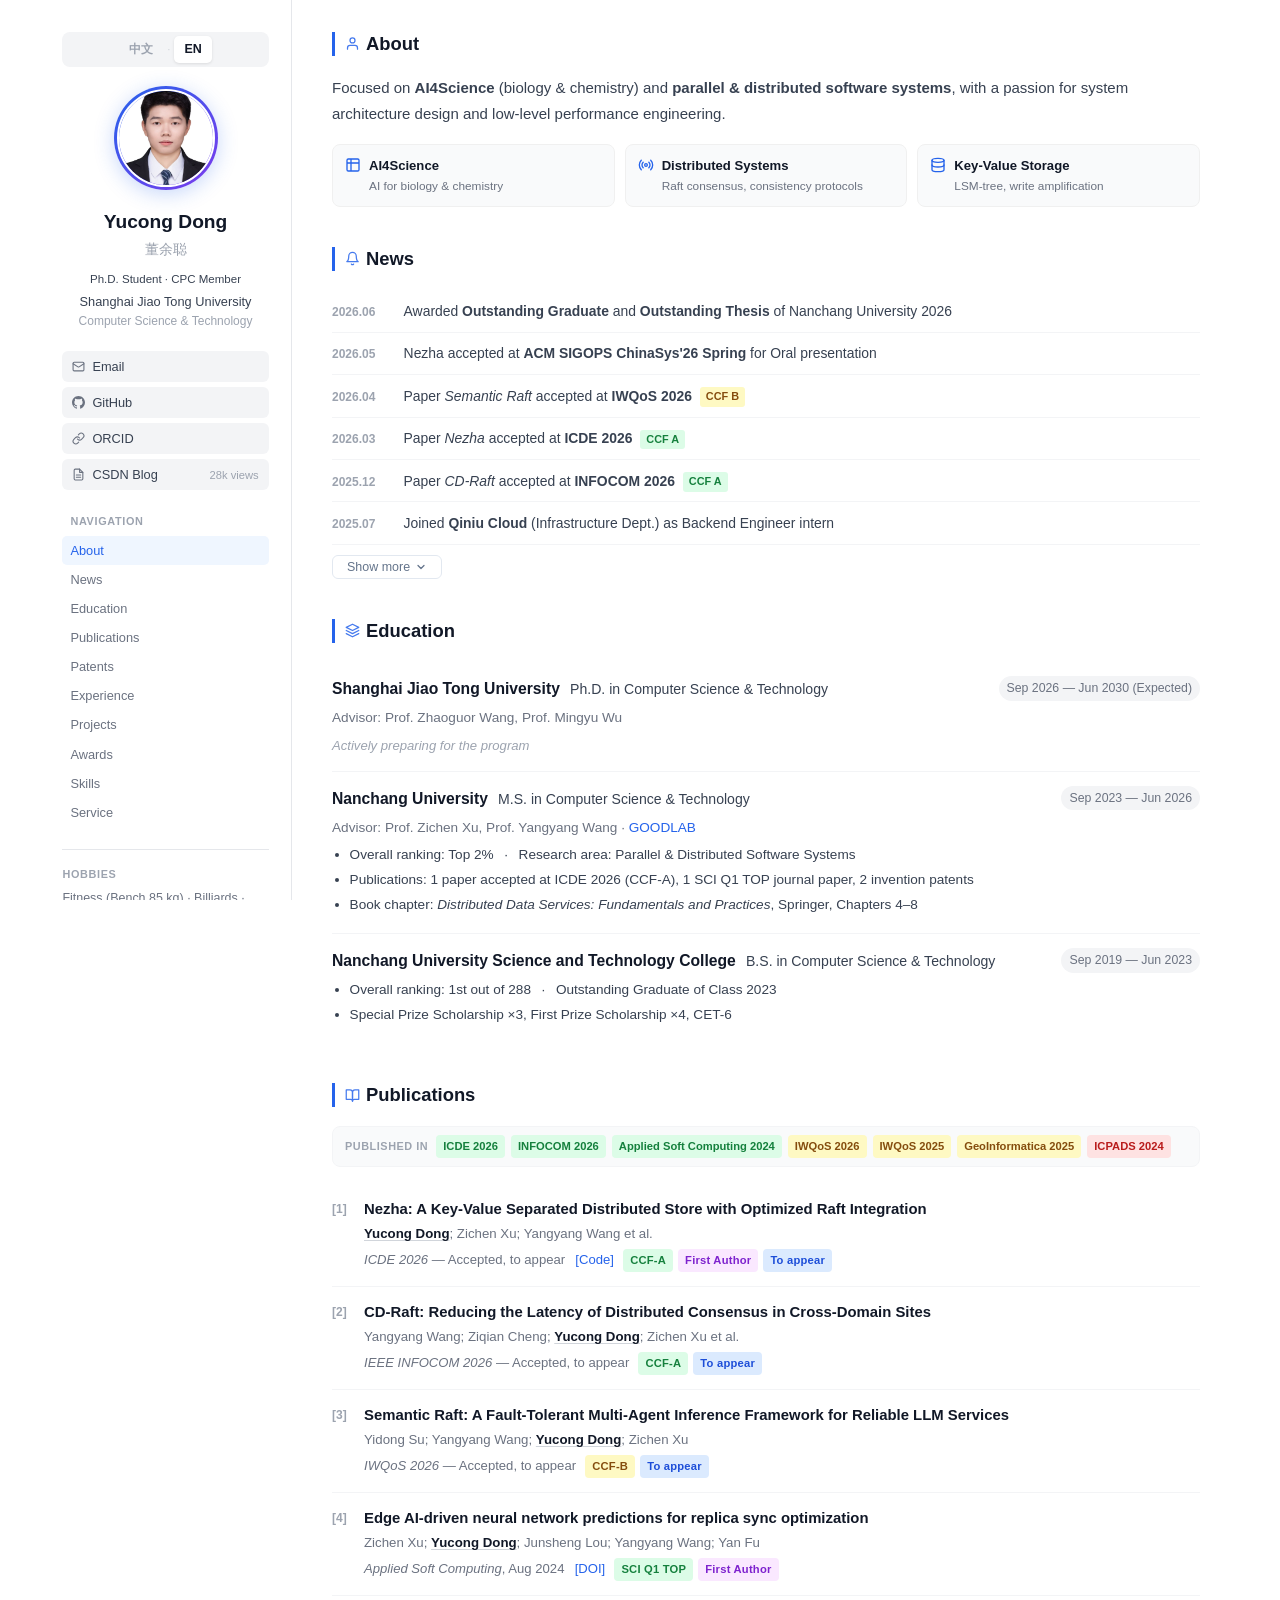
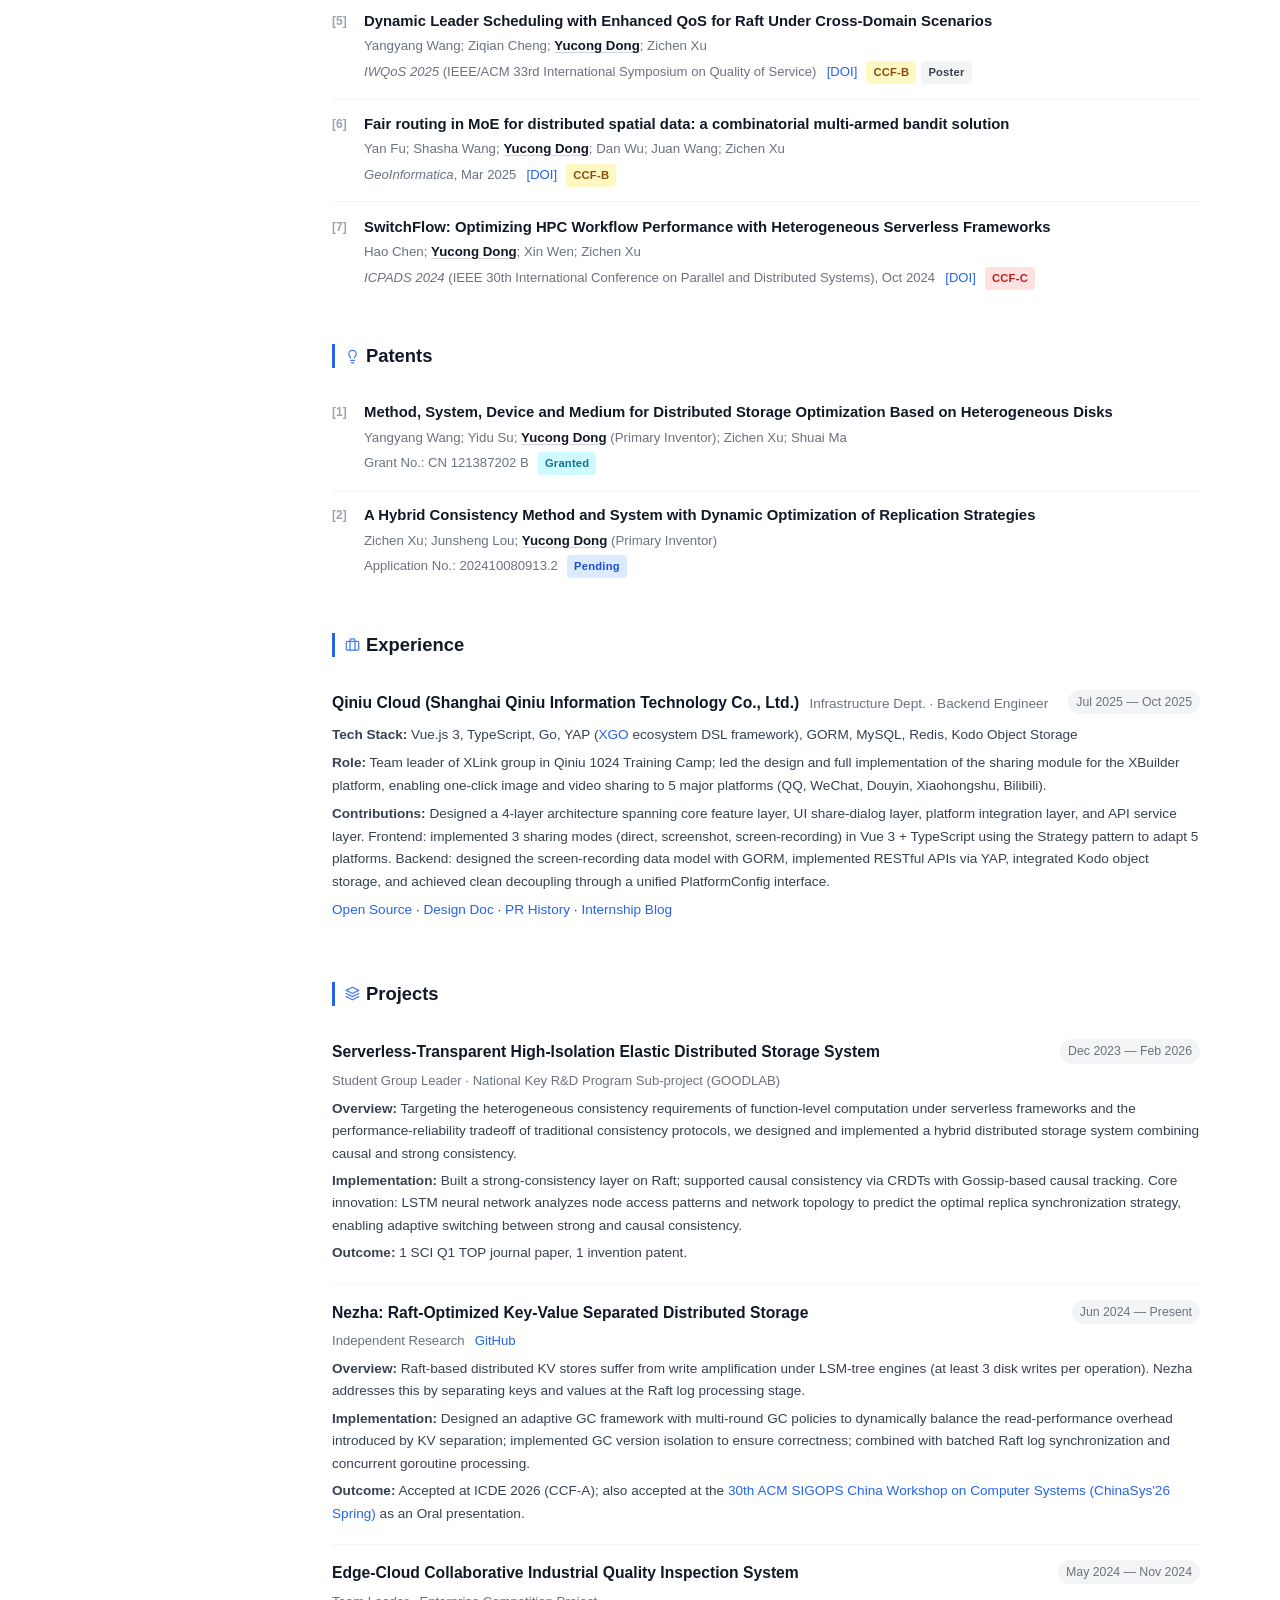
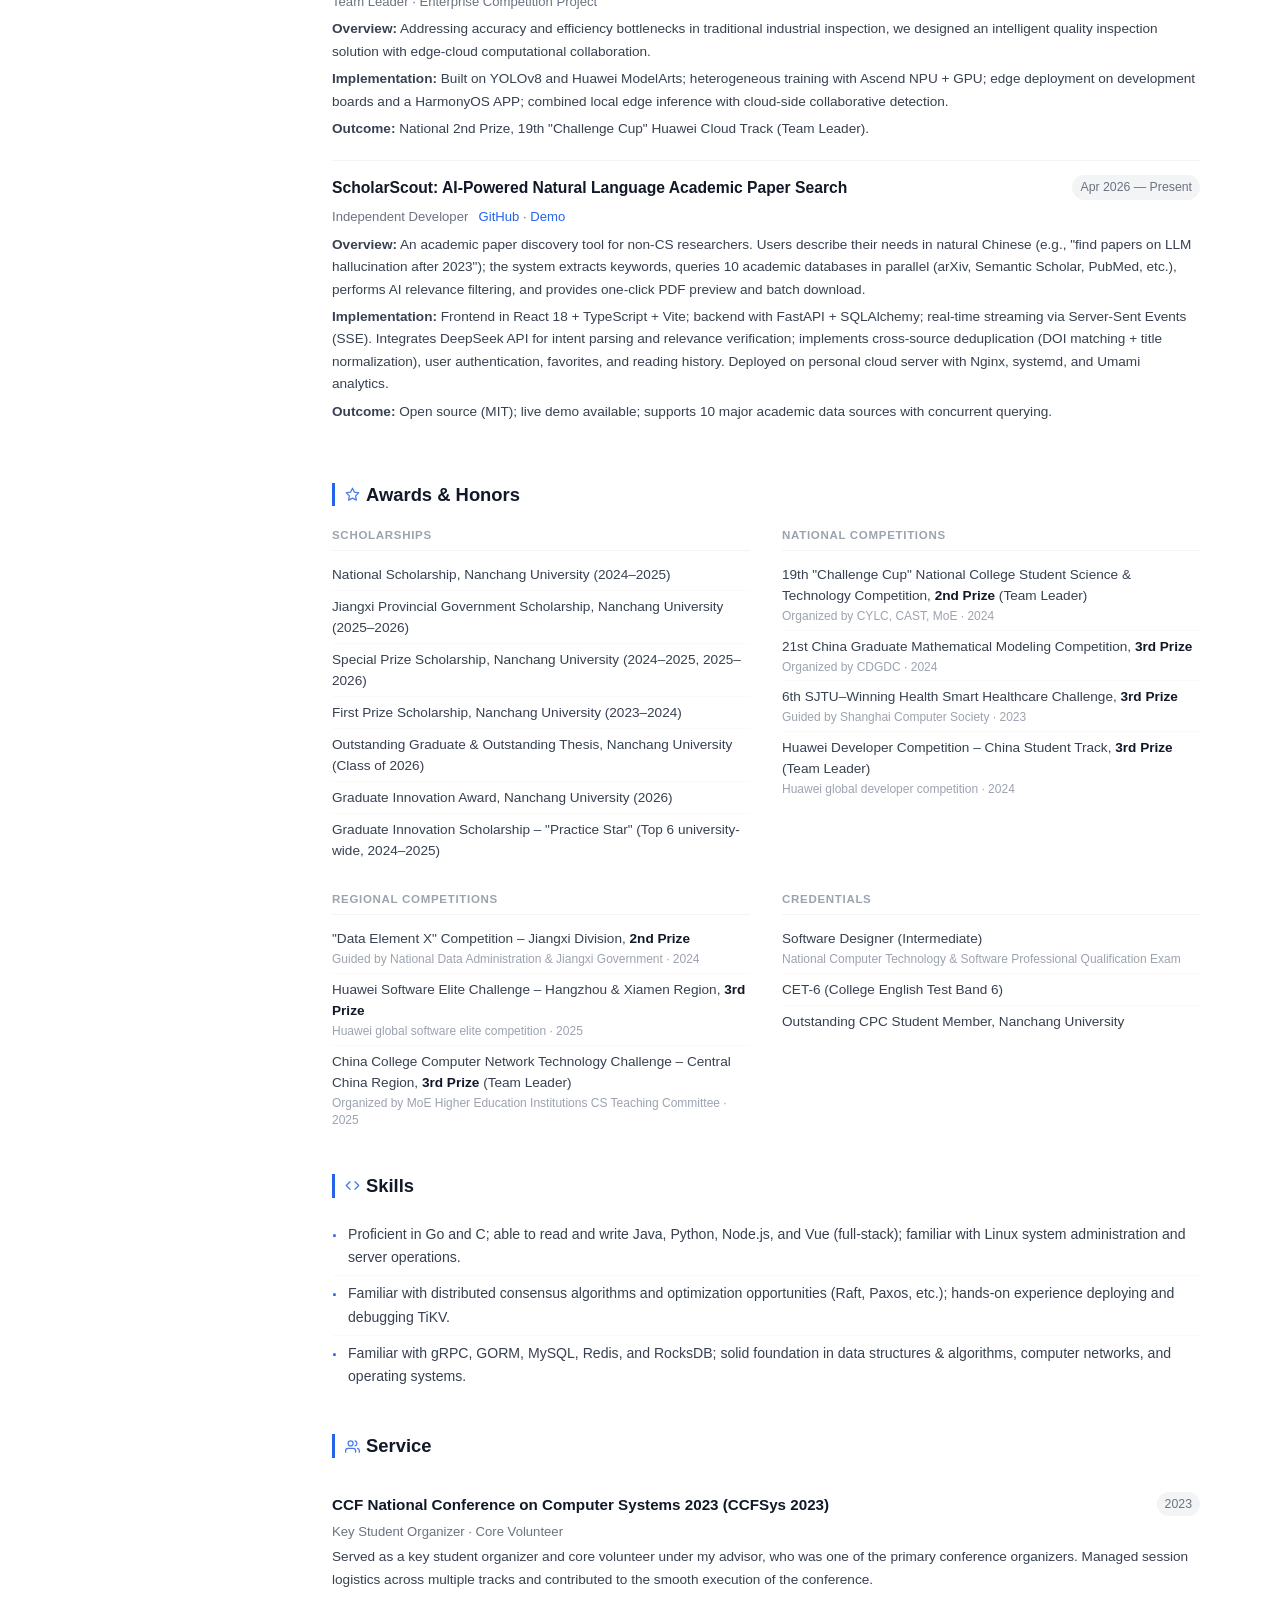
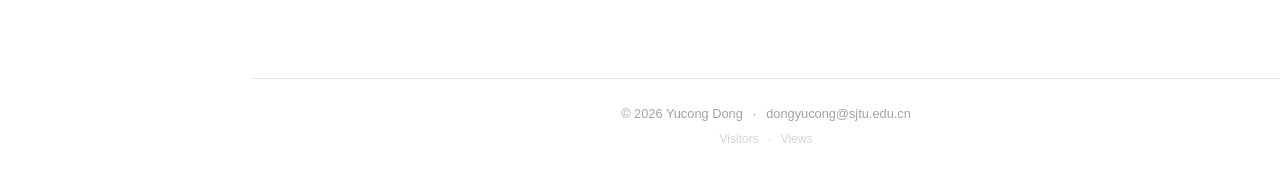
<file: index.html>
<!DOCTYPE html>
<html lang="en">
<head>
    <meta charset="UTF-8">
    <meta name="viewport" content="width=device-width, initial-scale=1.0">
    <title>Yucong Dong · Personal Homepage</title>
    <meta name="description" content="Personal homepage of Yucong Dong, Ph.D. student at Shanghai Jiao Tong University. Research: AI4Science, distributed systems, Raft consensus, key-value storage. CCF-A papers at ICDE 2026 & INFOCOM 2026.">
    <meta name="keywords" content="Yucong Dong, 董余聪, AI4Science, distributed systems, Raft, key-value storage, ICDE 2026, INFOCOM 2026, SJTU, Nanchang University, Nezha">
    <meta name="author" content="Yucong Dong">
    <link rel="canonical" href="https://dshuishui.github.io/">
    <link rel="sitemap" type="application/xml" href="/sitemap.xml">

    <!-- Open Graph -->
    <meta property="og:type" content="profile">
    <meta property="og:title" content="Yucong Dong · Personal Homepage">
    <meta property="og:description" content="Ph.D. Student at Shanghai Jiao Tong University. Research: AI4Science, distributed systems, Raft consensus, key-value storage. CCF-A: ICDE 2026 & INFOCOM 2026.">
    <meta property="og:url" content="https://dshuishui.github.io/">
    <meta property="og:image" content="https://dshuishui.github.io/images/me.jpg">
    <meta property="og:locale" content="en_US">
    <meta property="profile:first_name" content="Yucong">
    <meta property="profile:last_name" content="Dong">

    <!-- Twitter Card -->
    <meta name="twitter:card" content="summary">
    <meta name="twitter:title" content="Yucong Dong">
    <meta name="twitter:description" content="Ph.D. Student at SJTU. AI4Science, distributed systems, Raft, key-value storage.">
    <meta name="twitter:image" content="https://dshuishui.github.io/images/me.jpg">

    <!-- Structured Data: Person -->
    <script type="application/ld+json">
    {
      "@context": "https://schema.org",
      "@type": "Person",
      "name": "Yucong Dong",
      "alternateName": "董余聪",
      "jobTitle": "Ph.D. Student",
      "description": "Researcher in AI4Science and parallel & distributed software systems, specializing in Raft consensus algorithms and key-value storage optimization.",
      "url": "https://dshuishui.github.io/",
      "email": "dongyucong@sjtu.edu.cn",
      "image": "https://dshuishui.github.io/images/me.jpg",
      "affiliation": {
        "@type": "CollegeOrUniversity",
        "name": "Shanghai Jiao Tong University"
      },
      "alumniOf": {
        "@type": "CollegeOrUniversity",
        "name": "Nanchang University"
      },
      "sameAs": [
        "https://github.com/Dshuishui",
        "https://orcid.org/0009-0002-6078-0590"
      ],
      "knowsAbout": [
        "AI4Science",
        "Distributed Systems",
        "Raft Consensus Algorithm",
        "Key-Value Storage",
        "Serverless Computing",
        "Parallel Computing"
      ]
    }
    </script>

    <link rel="stylesheet" href="css/style.css">

    <!-- Baidu Statistics -->
    <script>
    var _hmt = _hmt || [];
    (function() {
      var hm = document.createElement("script");
      hm.src = "https://hm.baidu.com/hm.js?96c2ceb18f7312081f373902d8ffb419";
      var s = document.getElementsByTagName("script")[0];
      s.parentNode.insertBefore(hm, s);
    })();
    </script>
</head>
<body>

<!-- SVG icon sprite -->
<svg style="display:none" aria-hidden="true" xmlns="http://www.w3.org/2000/svg">
  <defs>
    <symbol id="ico-news" viewBox="0 0 24 24" fill="none" stroke="currentColor" stroke-width="2" stroke-linecap="round" stroke-linejoin="round">
      <path d="M18 8A6 6 0 0 0 6 8c0 7-3 9-3 9h18s-3-2-3-9"/><path d="M13.73 21a2 2 0 0 1-3.46 0"/>
    </symbol>
    <symbol id="ico-user" viewBox="0 0 24 24" fill="none" stroke="currentColor" stroke-width="2" stroke-linecap="round" stroke-linejoin="round">
      <path d="M20 21v-2a4 4 0 0 0-4-4H8a4 4 0 0 0-4 4v2"/><circle cx="12" cy="7" r="4"/>
    </symbol>
    <symbol id="ico-edu" viewBox="0 0 24 24" fill="none" stroke="currentColor" stroke-width="2" stroke-linecap="round" stroke-linejoin="round">
      <path d="M12 2 2 7l10 5 10-5-10-5z"/><path d="M2 17l10 5 10-5"/><path d="M2 12l10 5 10-5"/>
    </symbol>
    <symbol id="ico-pub" viewBox="0 0 24 24" fill="none" stroke="currentColor" stroke-width="2" stroke-linecap="round" stroke-linejoin="round">
      <path d="M2 3h6a4 4 0 0 1 4 4v14a3 3 0 0 0-3-3H2z"/><path d="M22 3h-6a4 4 0 0 0-4 4v14a3 3 0 0 1 3-3h7z"/>
    </symbol>
    <symbol id="ico-patent" viewBox="0 0 24 24" fill="none" stroke="currentColor" stroke-width="2" stroke-linecap="round" stroke-linejoin="round">
      <line x1="9" y1="18" x2="15" y2="18"/><line x1="10" y1="22" x2="14" y2="22"/><path d="M15.09 14c.18-.98.65-1.74 1.41-2.5A4.65 4.65 0 0 0 18 8 6 6 0 0 0 6 8c0 1 .23 2.23 1.5 3.5A4.61 4.61 0 0 1 8.91 14"/>
    </symbol>
    <symbol id="ico-work" viewBox="0 0 24 24" fill="none" stroke="currentColor" stroke-width="2" stroke-linecap="round" stroke-linejoin="round">
      <rect x="2" y="7" width="20" height="14" rx="2" ry="2"/><path d="M16 21V5a2 2 0 0 0-2-2h-4a2 2 0 0 0-2 2v16"/>
    </symbol>
    <symbol id="ico-proj" viewBox="0 0 24 24" fill="none" stroke="currentColor" stroke-width="2" stroke-linecap="round" stroke-linejoin="round">
      <polygon points="12 2 2 7 12 12 22 7 12 2"/><polyline points="2 17 12 22 22 17"/><polyline points="2 12 12 17 22 12"/>
    </symbol>
    <symbol id="ico-award" viewBox="0 0 24 24" fill="none" stroke="currentColor" stroke-width="2" stroke-linecap="round" stroke-linejoin="round">
      <polygon points="12 2 15.09 8.26 22 9.27 17 14.14 18.18 21.02 12 17.77 5.82 21.02 7 14.14 2 9.27 8.91 8.26 12 2"/>
    </symbol>
    <symbol id="ico-skill" viewBox="0 0 24 24" fill="none" stroke="currentColor" stroke-width="2" stroke-linecap="round" stroke-linejoin="round">
      <polyline points="16 18 22 12 16 6"/><polyline points="8 6 2 12 8 18"/>
    </symbol>
    <symbol id="ico-service" viewBox="0 0 24 24" fill="none" stroke="currentColor" stroke-width="2" stroke-linecap="round" stroke-linejoin="round">
      <path d="M17 21v-2a4 4 0 0 0-4-4H5a4 4 0 0 0-4 4v2"/><circle cx="9" cy="7" r="4"/><path d="M23 21v-2a4 4 0 0 0-3-3.87"/><path d="M16 3.13a4 4 0 0 1 0 7.75"/>
    </symbol>
  </defs>
</svg>

<!-- Mobile top bar (only shown on phones ≤520px) -->
<div class="mobile-topbar" id="mobileTopbar">
    <img src="images/me.jpg" alt="avatar" class="mobile-topbar-avatar">
    <span class="mobile-topbar-name">Yucong Dong</span>
    <span class="mobile-section-indicator" id="mobileSectionLabel">About</span>
    <button class="mobile-menu-btn" id="mobileMenuBtn" aria-label="Open navigation" aria-expanded="false">
        <span class="hamburger-line"></span>
        <span class="hamburger-line"></span>
        <span class="hamburger-line"></span>
    </button>
</div>
<div class="mobile-nav-backdrop" id="mobileNavBackdrop"></div>

<div class="layout">

    <!-- ── Sidebar ── -->
    <aside class="sidebar">
        <div class="sidebar-inner">
            <div class="lang-switch">
                <a href="zh/" class="lang-btn">中文</a>
                <span class="lang-sep">·</span>
                <span class="lang-btn lang-active">EN</span>
            </div>
            <div class="avatar-ring">
                <img src="images/me.jpg" alt="Yucong Dong" class="avatar">
            </div>
            <h1 class="sidebar-name">Yucong Dong</h1>
            <div class="sidebar-name-en">董余聪</div>
            <div class="sidebar-role">Ph.D. Student · CPC Member</div>
            <div class="sidebar-affil">Shanghai Jiao Tong University</div>
            <div class="sidebar-dept">Computer Science &amp; Technology</div>

            <div class="contact-links">
                <a href="mailto:dongyucong@sjtu.edu.cn" class="contact-chip">
                    <svg xmlns="http://www.w3.org/2000/svg" width="13" height="13" viewBox="0 0 24 24" fill="none" stroke="currentColor" stroke-width="2" stroke-linecap="round" stroke-linejoin="round"><rect width="20" height="16" x="2" y="4" rx="2"/><path d="m22 7-8.97 5.7a1.94 1.94 0 0 1-2.06 0L2 7"/></svg>
                    Email
                </a>
                <a href="https://github.com/Dshuishui" target="_blank" class="contact-chip">
                    <svg xmlns="http://www.w3.org/2000/svg" width="13" height="13" viewBox="0 0 24 24" fill="currentColor"><path d="M12 0c-6.626 0-12 5.373-12 12 0 5.302 3.438 9.8 8.207 11.387.599.111.793-.261.793-.577v-2.234c-3.338.726-4.033-1.416-4.033-1.416-.546-1.387-1.333-1.756-1.333-1.756-1.089-.745.083-.729.083-.729 1.205.084 1.839 1.237 1.839 1.237 1.07 1.834 2.807 1.304 3.492.997.107-.775.418-1.305.762-1.604-2.665-.305-5.467-1.334-5.467-5.931 0-1.311.469-2.381 1.236-3.221-.124-.303-.535-1.524.117-3.176 0 0 1.008-.322 3.301 1.23.957-.266 1.983-.399 3.003-.404 1.02.005 2.047.138 3.006.404 2.291-1.552 3.297-1.23 3.297-1.23.653 1.653.242 2.874.118 3.176.77.84 1.235 1.911 1.235 3.221 0 4.609-2.807 5.624-5.479 5.921.43.372.823 1.102.823 2.222v3.293c0 .319.192.694.801.576 4.765-1.589 8.199-6.086 8.199-11.386 0-6.627-5.373-12-12-12z"/></svg>
                    GitHub
                    <span class="chip-stat github-followers"></span>
                </a>
                <a href="https://orcid.org/0009-0002-6078-0590" target="_blank" class="contact-chip">
                    <svg xmlns="http://www.w3.org/2000/svg" width="13" height="13" viewBox="0 0 24 24" fill="none" stroke="currentColor" stroke-width="2" stroke-linecap="round" stroke-linejoin="round"><path d="M10 13a5 5 0 0 0 7.54.54l3-3a5 5 0 0 0-7.07-7.07l-1.72 1.71"/><path d="M14 11a5 5 0 0 0-7.54-.54l-3 3a5 5 0 0 0 7.07 7.07l1.71-1.71"/></svg>
                    ORCID
                </a>
                <a href="https://blog.csdn.net/qq_45913026?type=blog" target="_blank" class="contact-chip">
                    <svg xmlns="http://www.w3.org/2000/svg" width="13" height="13" viewBox="0 0 24 24" fill="none" stroke="currentColor" stroke-width="2" stroke-linecap="round" stroke-linejoin="round"><path d="M14 2H6a2 2 0 0 0-2 2v16a2 2 0 0 0 2 2h12a2 2 0 0 0 2-2V8z"/><polyline points="14 2 14 8 20 8"/><line x1="16" y1="13" x2="8" y2="13"/><line x1="16" y1="17" x2="8" y2="17"/></svg>
                    CSDN Blog
                    <span class="chip-stat">28k views</span>
                </a>
            </div>

            <nav class="side-nav">
                <div class="side-nav-label">Navigation</div>
                <a href="#about">About</a>
                <a href="#news">News</a>
                <a href="#education">Education</a>
                <a href="#publications">Publications</a>
                <a href="#patents">Patents</a>
                <a href="#experience">Experience</a>
                <a href="#projects">Projects</a>
                <a href="#awards">Awards</a>
                <a href="#skills">Skills</a>
                <a href="#service">Service</a>
            </nav>

            <div class="sidebar-hobbies">
                <div class="hobbies-label">Hobbies</div>
                <div class="hobbies-content">Fitness (Bench 85 kg) · Billiards · Badminton · Table Tennis · Swimming</div>
            </div>
        </div>
    </aside>

    <!-- ── Main Content ── -->
    <main class="main-content">

        <section id="about" class="section fade-in">
            <h2 class="section-title"><svg class="section-icon" viewBox="0 0 24 24"><use href="#ico-user"/></svg>About</h2>
            <p>Focused on <strong>AI4Science</strong> (biology &amp; chemistry) and <strong>parallel &amp; distributed software systems</strong>, with a passion for system architecture design and low-level performance engineering.</p>
            <div class="research-tags">
                <div class="research-tag">
                    <svg class="rt-icon" viewBox="0 0 24 24" fill="none" stroke="currentColor" stroke-width="2" stroke-linecap="round" stroke-linejoin="round"><path d="M9 3H5a2 2 0 0 0-2 2v4m6-6h10a2 2 0 0 1 2 2v4M9 3v18m0 0h10a2 2 0 0 0 2-2V9M9 21H5a2 2 0 0 1-2-2V9m0 0h18"/></svg>
                    <div>
                        <div class="rt-label">AI4Science</div>
                        <div class="rt-desc">AI for biology &amp; chemistry</div>
                    </div>
                </div>
                <div class="research-tag">
                    <svg class="rt-icon" viewBox="0 0 24 24" fill="none" stroke="currentColor" stroke-width="2" stroke-linecap="round" stroke-linejoin="round"><circle cx="12" cy="12" r="2"/><path d="M16.24 7.76a6 6 0 0 1 0 8.49m-8.48-.01a6 6 0 0 1 0-8.49m11.31-2.82a10 10 0 0 1 0 14.14m-14.14 0a10 10 0 0 1 0-14.14"/></svg>
                    <div>
                        <div class="rt-label">Distributed Systems</div>
                        <div class="rt-desc">Raft consensus, consistency protocols</div>
                    </div>
                </div>
                <div class="research-tag">
                    <svg class="rt-icon" viewBox="0 0 24 24" fill="none" stroke="currentColor" stroke-width="2" stroke-linecap="round" stroke-linejoin="round"><ellipse cx="12" cy="5" rx="9" ry="3"/><path d="M21 12c0 1.66-4 3-9 3s-9-1.34-9-3"/><path d="M3 5v14c0 1.66 4 3 9 3s9-1.34 9-3V5"/></svg>
                    <div>
                        <div class="rt-label">Key-Value Storage</div>
                        <div class="rt-desc">LSM-tree, write amplification</div>
                    </div>
                </div>
            </div>
        </section>

        <section id="news" class="section fade-in">
            <h2 class="section-title"><svg class="section-icon" viewBox="0 0 24 24"><use href="#ico-news"/></svg>News</h2>
            <div class="news-list">
                <div class="news-item">
                    <span class="news-date">2026.06</span>
                    <span class="news-content">Awarded <strong>Outstanding Graduate</strong> and <strong>Outstanding Thesis</strong> of Nanchang University 2026</span>
                </div>
                <div class="news-item">
                    <span class="news-date">2026.05</span>
                    <span class="news-content">Nezha accepted at <strong>ACM SIGOPS ChinaSys'26 Spring</strong> for Oral presentation</span>
                </div>
                <div class="news-item">
                    <span class="news-date">2026.04</span>
                    <span class="news-content">Paper <em>Semantic Raft</em> accepted at <strong>IWQoS 2026</strong> <span class="news-badge ccf-b">CCF B</span></span>
                </div>
                <div class="news-item">
                    <span class="news-date">2026.03</span>
                    <span class="news-content">Paper <em>Nezha</em> accepted at <strong>ICDE 2026</strong> <span class="news-badge ccf-a">CCF A</span></span>
                </div>
                <div class="news-item">
                    <span class="news-date">2025.12</span>
                    <span class="news-content">Paper <em>CD-Raft</em> accepted at <strong>INFOCOM 2026</strong> <span class="news-badge ccf-a">CCF A</span></span>
                </div>
                <div class="news-item">
                    <span class="news-date">2025.07</span>
                    <span class="news-content">Joined <strong>Qiniu Cloud</strong> (Infrastructure Dept.) as Backend Engineer intern</span>
                </div>
                <div class="news-item">
                    <span class="news-date">2025.03</span>
                    <span class="news-content">Paper published in <strong>GeoInformatica</strong> <span class="news-badge ccf-b">CCF B</span></span>
                </div>
            </div>
        </section>

        <section id="education" class="section fade-in">
            <h2 class="section-title"><svg class="section-icon" viewBox="0 0 24 24"><use href="#ico-edu"/></svg>Education</h2>

            <div class="edu-item">
                <div class="edu-header">
                    <div>
                        <span class="edu-school">Shanghai Jiao Tong University</span>
                        <span class="edu-degree">Ph.D. in Computer Science &amp; Technology</span>
                    </div>
                    <span class="date-tag">Sep 2026 — Jun 2030 (Expected)</span>
                </div>
                <p class="edu-meta">Advisor: Prof. Zhaoguor Wang, Prof. Mingyu Wu</p>
                <p class="edu-note">Actively preparing for the program</p>
            </div>

            <div class="edu-item">
                <div class="edu-header">
                    <div>
                        <span class="edu-school">Nanchang University</span>
                        <span class="edu-degree">M.S. in Computer Science &amp; Technology</span>
                    </div>
                    <span class="date-tag">Sep 2023 — Jun 2026</span>
                </div>
                <p class="edu-meta">Advisor: Prof. Zichen Xu, Prof. Yangyang Wang · <a href="http://good.ncu.edu.cn" target="_blank">GOODLAB</a></p>
                <ul class="edu-details">
                    <li>Overall ranking: Top 2% &ensp;·&ensp; Research area: Parallel &amp; Distributed Software Systems</li>
                    <li>Publications: 1 paper accepted at ICDE 2026 (CCF-A), 1 SCI Q1 TOP journal paper, 2 invention patents</li>
                    <li>Book chapter: <em>Distributed Data Services: Fundamentals and Practices</em>, Springer, Chapters 4–8</li>
                </ul>
            </div>

            <div class="edu-item">
                <div class="edu-header">
                    <div>
                        <span class="edu-school">Nanchang University Science and Technology College</span>
                        <span class="edu-degree">B.S. in Computer Science &amp; Technology</span>
                    </div>
                    <span class="date-tag">Sep 2019 — Jun 2023</span>
                </div>
                <ul class="edu-details">
                    <li>Overall ranking: 1st out of 288 &ensp;·&ensp; Outstanding Graduate of Class 2023</li>
                    <li>Special Prize Scholarship ×3, First Prize Scholarship ×4, CET-6</li>
                </ul>
            </div>
        </section>

        <section id="publications" class="section fade-in">
            <h2 class="section-title"><svg class="section-icon" viewBox="0 0 24 24"><use href="#ico-pub"/></svg>Publications</h2>
            <div class="venue-summary">
                <span class="vs-label">Published in</span>
                <span class="vs-chip ccf-a">ICDE 2026</span>
                <span class="vs-chip ccf-a">INFOCOM 2026</span>
                <span class="vs-chip sci-top">Applied Soft Computing 2024</span>
                <span class="vs-chip ccf-b">IWQoS 2026</span>
                <span class="vs-chip ccf-b">IWQoS 2025</span>
                <span class="vs-chip ccf-b">GeoInformatica 2025</span>
                <span class="vs-chip ccf-c">ICPADS 2024</span>
            </div>
            <ol class="pub-list">

                <li class="pub-item">
                    <div class="pub-title">Nezha: A Key-Value Separated Distributed Store with Optimized Raft Integration</div>
                    <div class="pub-authors"><strong>Yucong Dong</strong>; Zichen Xu; Yangyang Wang et al.</div>
                    <div class="pub-venue"><em>ICDE 2026</em> &mdash; Accepted, to appear &ensp;<a href="https://github.com/Dshuishui/Nezha" target="_blank">[Code]</a></div>
                    <div class="pub-badges">
                        <span class="badge ccf-a">CCF-A</span>
                        <span class="badge badge-first">First Author</span>
                        <span class="badge badge-status">To appear</span>
                    </div>
                </li>

                <li class="pub-item">
                    <div class="pub-title">CD-Raft: Reducing the Latency of Distributed Consensus in Cross-Domain Sites</div>
                    <div class="pub-authors">Yangyang Wang; Ziqian Cheng; <strong>Yucong Dong</strong>; Zichen Xu et al.</div>
                    <div class="pub-venue"><em>IEEE INFOCOM 2026</em> &mdash; Accepted, to appear</div>
                    <div class="pub-badges">
                        <span class="badge ccf-a">CCF-A</span>
                        <span class="badge badge-status">To appear</span>
                    </div>
                </li>

                <li class="pub-item">
                    <div class="pub-title">Semantic Raft: A Fault-Tolerant Multi-Agent Inference Framework for Reliable LLM Services</div>
                    <div class="pub-authors">Yidong Su; Yangyang Wang; <strong>Yucong Dong</strong>; Zichen Xu</div>
                    <div class="pub-venue"><em>IWQoS 2026</em> &mdash; Accepted, to appear</div>
                    <div class="pub-badges">
                        <span class="badge ccf-b">CCF-B</span>
                        <span class="badge badge-status">To appear</span>
                    </div>
                </li>

                <li class="pub-item">
                    <div class="pub-title">Edge AI-driven neural network predictions for replica sync optimization</div>
                    <div class="pub-authors">Zichen Xu; <strong>Yucong Dong</strong>; Junsheng Lou; Yangyang Wang; Yan Fu</div>
                    <div class="pub-venue"><em>Applied Soft Computing</em>, Aug 2024 &ensp;<a href="https://doi.org/10.1016/j.asoc.2024.112083" target="_blank">[DOI]</a></div>
                    <div class="pub-badges">
                        <span class="badge sci-top">SCI Q1 TOP</span>
                        <span class="badge badge-first">First Author</span>
                    </div>
                </li>

                <li class="pub-item">
                    <div class="pub-title">Dynamic Leader Scheduling with Enhanced QoS for Raft Under Cross-Domain Scenarios</div>
                    <div class="pub-authors">Yangyang Wang; Ziqian Cheng; <strong>Yucong Dong</strong>; Zichen Xu</div>
                    <div class="pub-venue"><em>IWQoS 2025</em> (IEEE/ACM 33rd International Symposium on Quality of Service) &ensp;<a href="https://doi.org/10.1109/iwqos65803.2025.11143451" target="_blank">[DOI]</a></div>
                    <div class="pub-badges">
                        <span class="badge ccf-b">CCF-B</span>
                        <span class="badge badge-poster">Poster</span>
                    </div>
                </li>

                <li class="pub-item">
                    <div class="pub-title">Fair routing in MoE for distributed spatial data: a combinatorial multi-armed bandit solution</div>
                    <div class="pub-authors">Yan Fu; Shasha Wang; <strong>Yucong Dong</strong>; Dan Wu; Juan Wang; Zichen Xu</div>
                    <div class="pub-venue"><em>GeoInformatica</em>, Mar 2025 &ensp;<a href="https://doi.org/10.1007/s10707-025-00541-3" target="_blank">[DOI]</a></div>
                    <div class="pub-badges">
                        <span class="badge ccf-b">CCF-B</span>
                    </div>
                </li>

                <li class="pub-item">
                    <div class="pub-title">SwitchFlow: Optimizing HPC Workflow Performance with Heterogeneous Serverless Frameworks</div>
                    <div class="pub-authors">Hao Chen; <strong>Yucong Dong</strong>; Xin Wen; Zichen Xu</div>
                    <div class="pub-venue"><em>ICPADS 2024</em> (IEEE 30th International Conference on Parallel and Distributed Systems), Oct 2024 &ensp;<a href="https://doi.org/10.1109/icpads63350.2024.00045" target="_blank">[DOI]</a></div>
                    <div class="pub-badges">
                        <span class="badge ccf-c">CCF-C</span>
                    </div>
                </li>

            </ol>
        </section>

        <section id="patents" class="section fade-in">
            <h2 class="section-title"><svg class="section-icon" viewBox="0 0 24 24"><use href="#ico-patent"/></svg>Patents</h2>
            <ol class="pub-list">
                <li class="pub-item">
                    <div class="pub-title">Method, System, Device and Medium for Distributed Storage Optimization Based on Heterogeneous Disks</div>
                    <div class="pub-authors">Yangyang Wang; Yidu Su; <strong>Yucong Dong</strong> (Primary Inventor); Zichen Xu; Shuai Ma</div>
                    <div class="pub-venue">Grant No.: CN 121387202 B</div>
                    <div class="pub-badges"><span class="badge badge-granted">Granted</span></div>
                </li>
                <li class="pub-item">
                    <div class="pub-title">A Hybrid Consistency Method and System with Dynamic Optimization of Replication Strategies</div>
                    <div class="pub-authors">Zichen Xu; Junsheng Lou; <strong>Yucong Dong</strong> (Primary Inventor)</div>
                    <div class="pub-venue">Application No.: 202410080913.2</div>
                    <div class="pub-badges"><span class="badge badge-status">Pending</span></div>
                </li>
            </ol>
        </section>

        <section id="experience" class="section fade-in">
            <h2 class="section-title"><svg class="section-icon" viewBox="0 0 24 24"><use href="#ico-work"/></svg>Experience</h2>
            <div class="exp-item">
                <div class="exp-header">
                    <div>
                        <span class="exp-company">Qiniu Cloud (Shanghai Qiniu Information Technology Co., Ltd.)</span>
                        <span class="exp-role">Infrastructure Dept. · Backend Engineer</span>
                    </div>
                    <span class="date-tag">Jul 2025 — Oct 2025</span>
                </div>
                <div class="exp-details">
                    <p><strong>Tech Stack:</strong> Vue.js 3, TypeScript, Go, YAP (<a href="https://github.com/goplus/xgo" target="_blank">XGO</a> ecosystem DSL framework), GORM, MySQL, Redis, Kodo Object Storage</p>
                    <p><strong>Role:</strong> Team leader of XLink group in Qiniu 1024 Training Camp; led the design and full implementation of the sharing module for the XBuilder platform, enabling one-click image and video sharing to 5 major platforms (QQ, WeChat, Douyin, Xiaohongshu, Bilibili).</p>
                    <p><strong>Contributions:</strong> Designed a 4-layer architecture spanning core feature layer, UI share-dialog layer, platform integration layer, and API service layer. Frontend: implemented 3 sharing modes (direct, screenshot, screen-recording) in Vue 3 + TypeScript using the Strategy pattern to adapt 5 platforms. Backend: designed the screen-recording data model with GORM, implemented RESTful APIs via YAP, integrated Kodo object storage, and achieved clean decoupling through a unified PlatformConfig interface.</p>
                    <p>
                        <a href="https://github.com/goplus/builder/tree/trailhead_sharing" target="_blank">Open Source</a> ·
                        <a href="https://github.com/goplus/builder/blob/trailhead_sharing/docs/develop/share/index.md" target="_blank">Design Doc</a> ·
                        <a href="https://github.com/goplus/builder/pulls?q=is%3Apr+author%3ADshuishui+is%3Aclosed" target="_blank">PR History</a> ·
                        <a href="https://mp.weixin.qq.com/s/Uo5mSNofM2j1XXK3uevJwA" target="_blank">Internship Blog</a>
                    </p>
                </div>
            </div>
        </section>

        <section id="projects" class="section fade-in">
            <h2 class="section-title"><svg class="section-icon" viewBox="0 0 24 24"><use href="#ico-proj"/></svg>Projects</h2>

            <div class="proj-item">
                <div class="proj-header">
                    <span class="proj-title">Serverless-Transparent High-Isolation Elastic Distributed Storage System</span>
                    <span class="date-tag">Dec 2023 — Feb 2026</span>
                </div>
                <p class="proj-role">Student Group Leader · National Key R&amp;D Program Sub-project (GOODLAB)</p>
                <div class="proj-details">
                    <p><strong>Overview:</strong> Targeting the heterogeneous consistency requirements of function-level computation under serverless frameworks and the performance-reliability tradeoff of traditional consistency protocols, we designed and implemented a hybrid distributed storage system combining causal and strong consistency.</p>
                    <p><strong>Implementation:</strong> Built a strong-consistency layer on Raft; supported causal consistency via CRDTs with Gossip-based causal tracking. Core innovation: LSTM neural network analyzes node access patterns and network topology to predict the optimal replica synchronization strategy, enabling adaptive switching between strong and causal consistency.</p>
                    <p><strong>Outcome:</strong> 1 SCI Q1 TOP journal paper, 1 invention patent.</p>
                </div>
            </div>

            <div class="proj-item">
                <div class="proj-header">
                    <span class="proj-title">Nezha: Raft-Optimized Key-Value Separated Distributed Storage</span>
                    <span class="date-tag">Jun 2024 — Present</span>
                </div>
                <p class="proj-role">Independent Research &ensp;<a href="https://github.com/Dshuishui/Nezha" target="_blank">GitHub</a></p>
                <div class="proj-details">
                    <p><strong>Overview:</strong> Raft-based distributed KV stores suffer from write amplification under LSM-tree engines (at least 3 disk writes per operation). Nezha addresses this by separating keys and values at the Raft log processing stage.</p>
                    <p><strong>Implementation:</strong> Designed an adaptive GC framework with multi-round GC policies to dynamically balance the read-performance overhead introduced by KV separation; implemented GC version isolation to ensure correctness; combined with batched Raft log synchronization and concurrent goroutine processing.</p>
                    <p><strong>Outcome:</strong> Accepted at ICDE 2026 (CCF-A); also accepted at the <a href="https://chinasys-2026spring.nwu.edu.cn/" target="_blank">30th ACM SIGOPS China Workshop on Computer Systems (ChinaSys'26 Spring)</a> as an Oral presentation.</p>
                </div>
            </div>

            <div class="proj-item">
                <div class="proj-header">
                    <span class="proj-title">Edge-Cloud Collaborative Industrial Quality Inspection System</span>
                    <span class="date-tag">May 2024 — Nov 2024</span>
                </div>
                <p class="proj-role">Team Leader · Enterprise Competition Project</p>
                <div class="proj-details">
                    <p><strong>Overview:</strong> Addressing accuracy and efficiency bottlenecks in traditional industrial inspection, we designed an intelligent quality inspection solution with edge-cloud computational collaboration.</p>
                    <p><strong>Implementation:</strong> Built on YOLOv8 and Huawei ModelArts; heterogeneous training with Ascend NPU + GPU; edge deployment on development boards and a HarmonyOS APP; combined local edge inference with cloud-side collaborative detection.</p>
                    <p><strong>Outcome:</strong> National 2nd Prize, 19th "Challenge Cup" Huawei Cloud Track (Team Leader).</p>
                </div>
            </div>

            <div class="proj-item">
                <div class="proj-header">
                    <span class="proj-title">ScholarScout: AI-Powered Natural Language Academic Paper Search</span>
                    <span class="date-tag">Apr 2026 — Present</span>
                </div>
                <p class="proj-role">Independent Developer &ensp;<a href="https://github.com/Dshuishui/ScholarScout" target="_blank">GitHub</a> · <a href="http://118.25.192.117" target="_blank">Demo</a></p>
                <div class="proj-details">
                    <p><strong>Overview:</strong> An academic paper discovery tool for non-CS researchers. Users describe their needs in natural Chinese (e.g., "find papers on LLM hallucination after 2023"); the system extracts keywords, queries 10 academic databases in parallel (arXiv, Semantic Scholar, PubMed, etc.), performs AI relevance filtering, and provides one-click PDF preview and batch download.</p>
                    <p><strong>Implementation:</strong> Frontend in React 18 + TypeScript + Vite; backend with FastAPI + SQLAlchemy; real-time streaming via Server-Sent Events (SSE). Integrates DeepSeek API for intent parsing and relevance verification; implements cross-source deduplication (DOI matching + title normalization), user authentication, favorites, and reading history. Deployed on personal cloud server with Nginx, systemd, and Umami analytics.</p>
                    <p><strong>Outcome:</strong> Open source (MIT); live demo available; supports 10 major academic data sources with concurrent querying.</p>
                </div>
            </div>
        </section>

        <section id="awards" class="section fade-in">
            <h2 class="section-title"><svg class="section-icon" viewBox="0 0 24 24"><use href="#ico-award"/></svg>Awards &amp; Honors</h2>
            <div class="awards-grid">

                <div class="award-group">
                    <h3>Scholarships</h3>
                    <div class="award-item">National Scholarship, Nanchang University (2024–2025)</div>
                    <div class="award-item">Jiangxi Provincial Government Scholarship, Nanchang University (2025–2026)</div>
                    <div class="award-item">Special Prize Scholarship, Nanchang University (2024–2025, 2025–2026)</div>
                    <div class="award-item">First Prize Scholarship, Nanchang University (2023–2024)</div>
                    <div class="award-item">Outstanding Graduate &amp; Outstanding Thesis, Nanchang University (Class of 2026)</div>
                    <div class="award-item">Graduate Innovation Award, Nanchang University (2026)</div>
                    <div class="award-item">Graduate Innovation Scholarship – "Practice Star" (Top 6 university-wide, 2024–2025)</div>
                </div>

                <div class="award-group">
                    <h3>National Competitions</h3>
                    <div class="award-item">
                        19th "Challenge Cup" National College Student Science &amp; Technology Competition, <strong>2nd Prize</strong> (Team Leader)
                        <div class="award-org">Organized by CYLC, CAST, MoE · 2024</div>
                    </div>
                    <div class="award-item">
                        21st China Graduate Mathematical Modeling Competition, <strong>3rd Prize</strong>
                        <div class="award-org">Organized by CDGDC · 2024</div>
                    </div>
                    <div class="award-item">
                        6th SJTU–Winning Health Smart Healthcare Challenge, <strong>3rd Prize</strong>
                        <div class="award-org">Guided by Shanghai Computer Society · 2023</div>
                    </div>
                    <div class="award-item">
                        Huawei Developer Competition – China Student Track, <strong>3rd Prize</strong> (Team Leader)
                        <div class="award-org">Huawei global developer competition · 2024</div>
                    </div>
                </div>

                <div class="award-group">
                    <h3>Regional Competitions</h3>
                    <div class="award-item">
                        "Data Element X" Competition – Jiangxi Division, <strong>2nd Prize</strong>
                        <div class="award-org">Guided by National Data Administration &amp; Jiangxi Government · 2024</div>
                    </div>
                    <div class="award-item">
                        Huawei Software Elite Challenge – Hangzhou &amp; Xiamen Region, <strong>3rd Prize</strong>
                        <div class="award-org">Huawei global software elite competition · 2025</div>
                    </div>
                    <div class="award-item">
                        China College Computer Network Technology Challenge – Central China Region, <strong>3rd Prize</strong> (Team Leader)
                        <div class="award-org">Organized by MoE Higher Education Institutions CS Teaching Committee · 2025</div>
                    </div>
                </div>

                <div class="award-group">
                    <h3>Credentials</h3>
                    <div class="award-item">
                        Software Designer (Intermediate)
                        <div class="award-org">National Computer Technology &amp; Software Professional Qualification Exam</div>
                    </div>
                    <div class="award-item">CET-6 (College English Test Band 6)</div>
                    <div class="award-item">Outstanding CPC Student Member, Nanchang University</div>
                </div>

            </div>
        </section>

        <section id="skills" class="section fade-in">
            <h2 class="section-title"><svg class="section-icon" viewBox="0 0 24 24"><use href="#ico-skill"/></svg>Skills</h2>
            <ul class="skills-list">
                <li>Proficient in Go and C; able to read and write Java, Python, Node.js, and Vue (full-stack); familiar with Linux system administration and server operations.</li>
                <li>Familiar with distributed consensus algorithms and optimization opportunities (Raft, Paxos, etc.); hands-on experience deploying and debugging TiKV.</li>
                <li>Familiar with gRPC, GORM, MySQL, Redis, and RocksDB; solid foundation in data structures &amp; algorithms, computer networks, and operating systems.</li>
            </ul>
        </section>

        <section id="service" class="section fade-in">
            <h2 class="section-title"><svg class="section-icon" viewBox="0 0 24 24"><use href="#ico-service"/></svg>Service</h2>
            <div class="service-item">
                <div class="service-header">
                    <span class="service-name">CCF National Conference on Computer Systems 2023 (CCFSys 2023)</span>
                    <span class="date-tag">2023</span>
                </div>
                <p class="service-role">Key Student Organizer · Core Volunteer</p>
                <p class="service-desc">Served as a key student organizer and core volunteer under my advisor, who was one of the primary conference organizers. Managed session logistics across multiple tracks and contributed to the smooth execution of the conference.</p>
            </div>
        </section>

    </main>
</div>

<footer>
    <p>&copy; 2026 Yucong Dong &ensp;·&ensp; <a href="mailto:dongyucong@sjtu.edu.cn">dongyucong@sjtu.edu.cn</a></p>
    <p class="busuanzi-count">
        Visitors <span id="busuanzi_value_site_uv"></span>
        &ensp;·&ensp;
        Views <span id="busuanzi_value_site_pv"></span>
    </p>
</footer>

<button class="back-to-top" id="backToTop" aria-label="Back to top">
    <svg width="16" height="16" viewBox="0 0 24 24" fill="none" stroke="currentColor" stroke-width="2.5" stroke-linecap="round" stroke-linejoin="round"><polyline points="18 15 12 9 6 15"/></svg>
</button>
<div class="toast" id="toast"></div>

<script async src="//busuanzi.ibruce.info/busuanzi/2.3/busuanzi.pure.mini.js"></script>
<script src="js/main.js"></script>
</body>
</html>
</file>
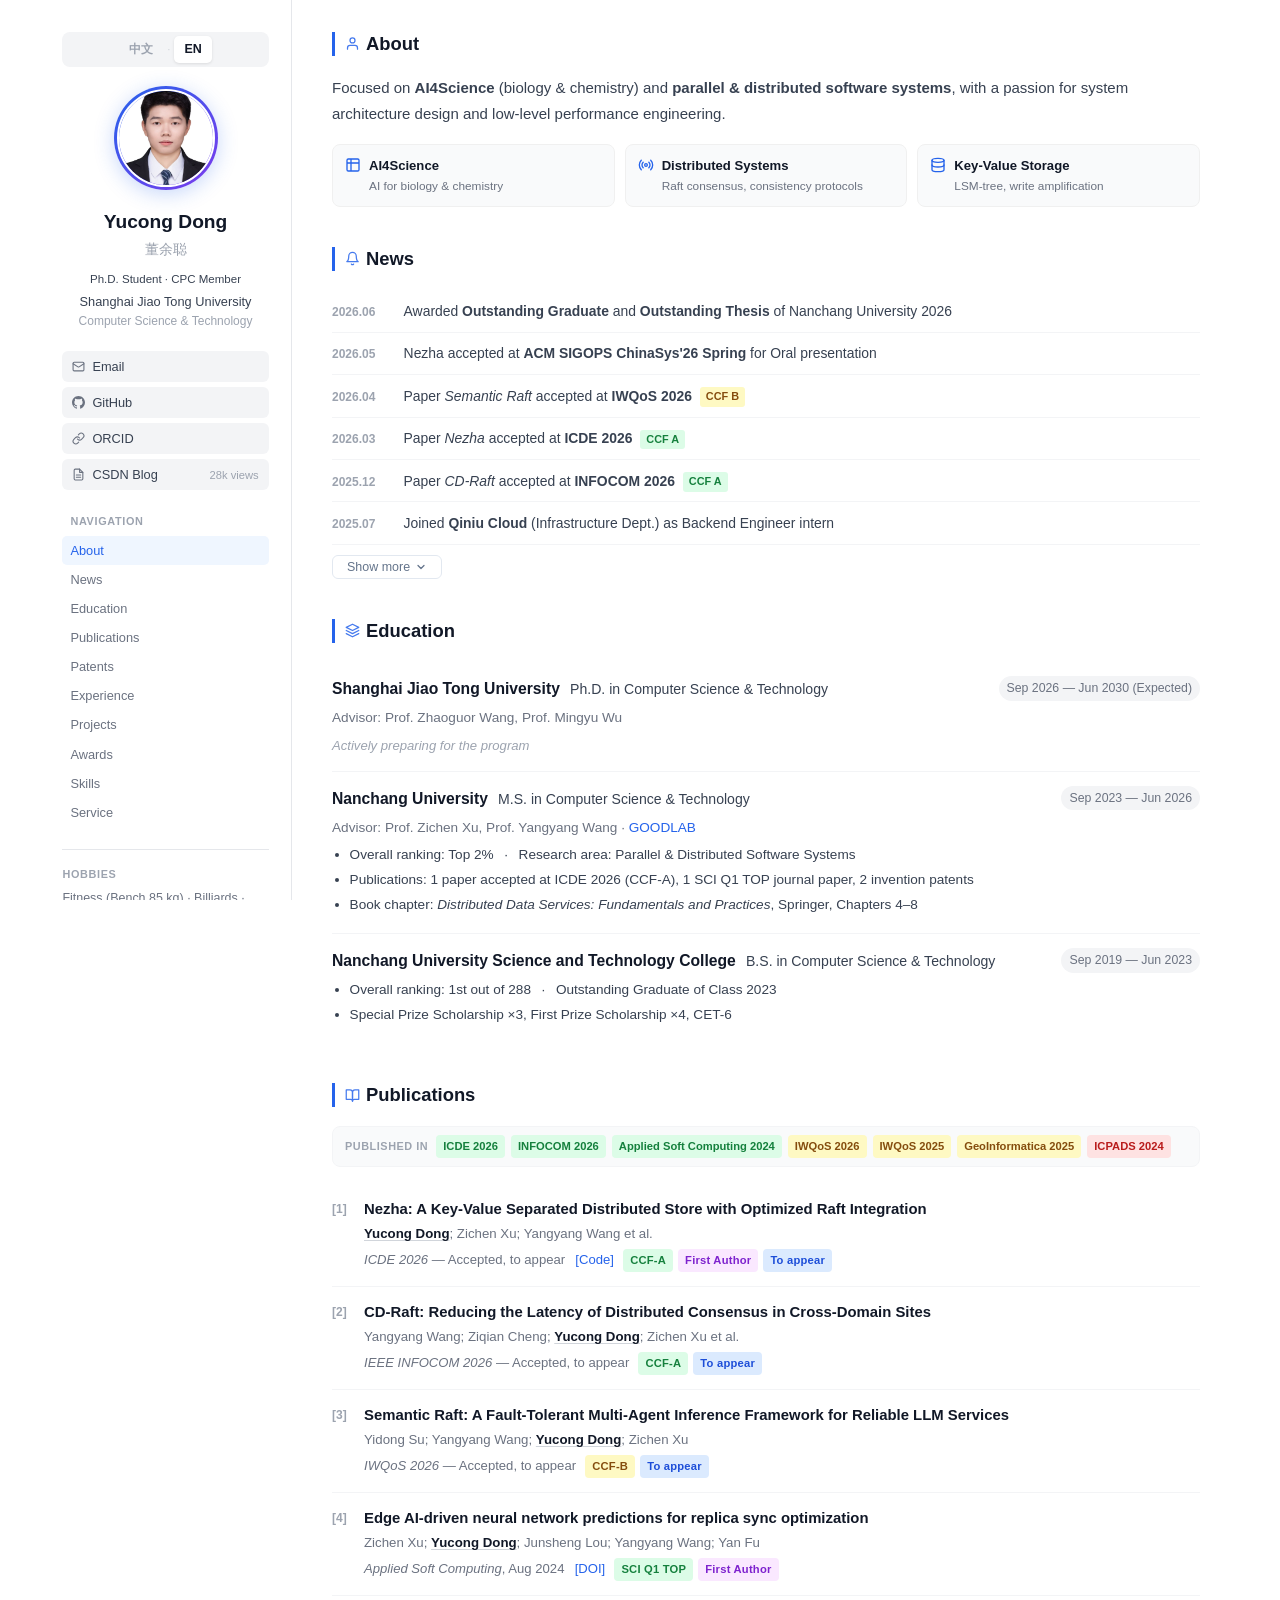
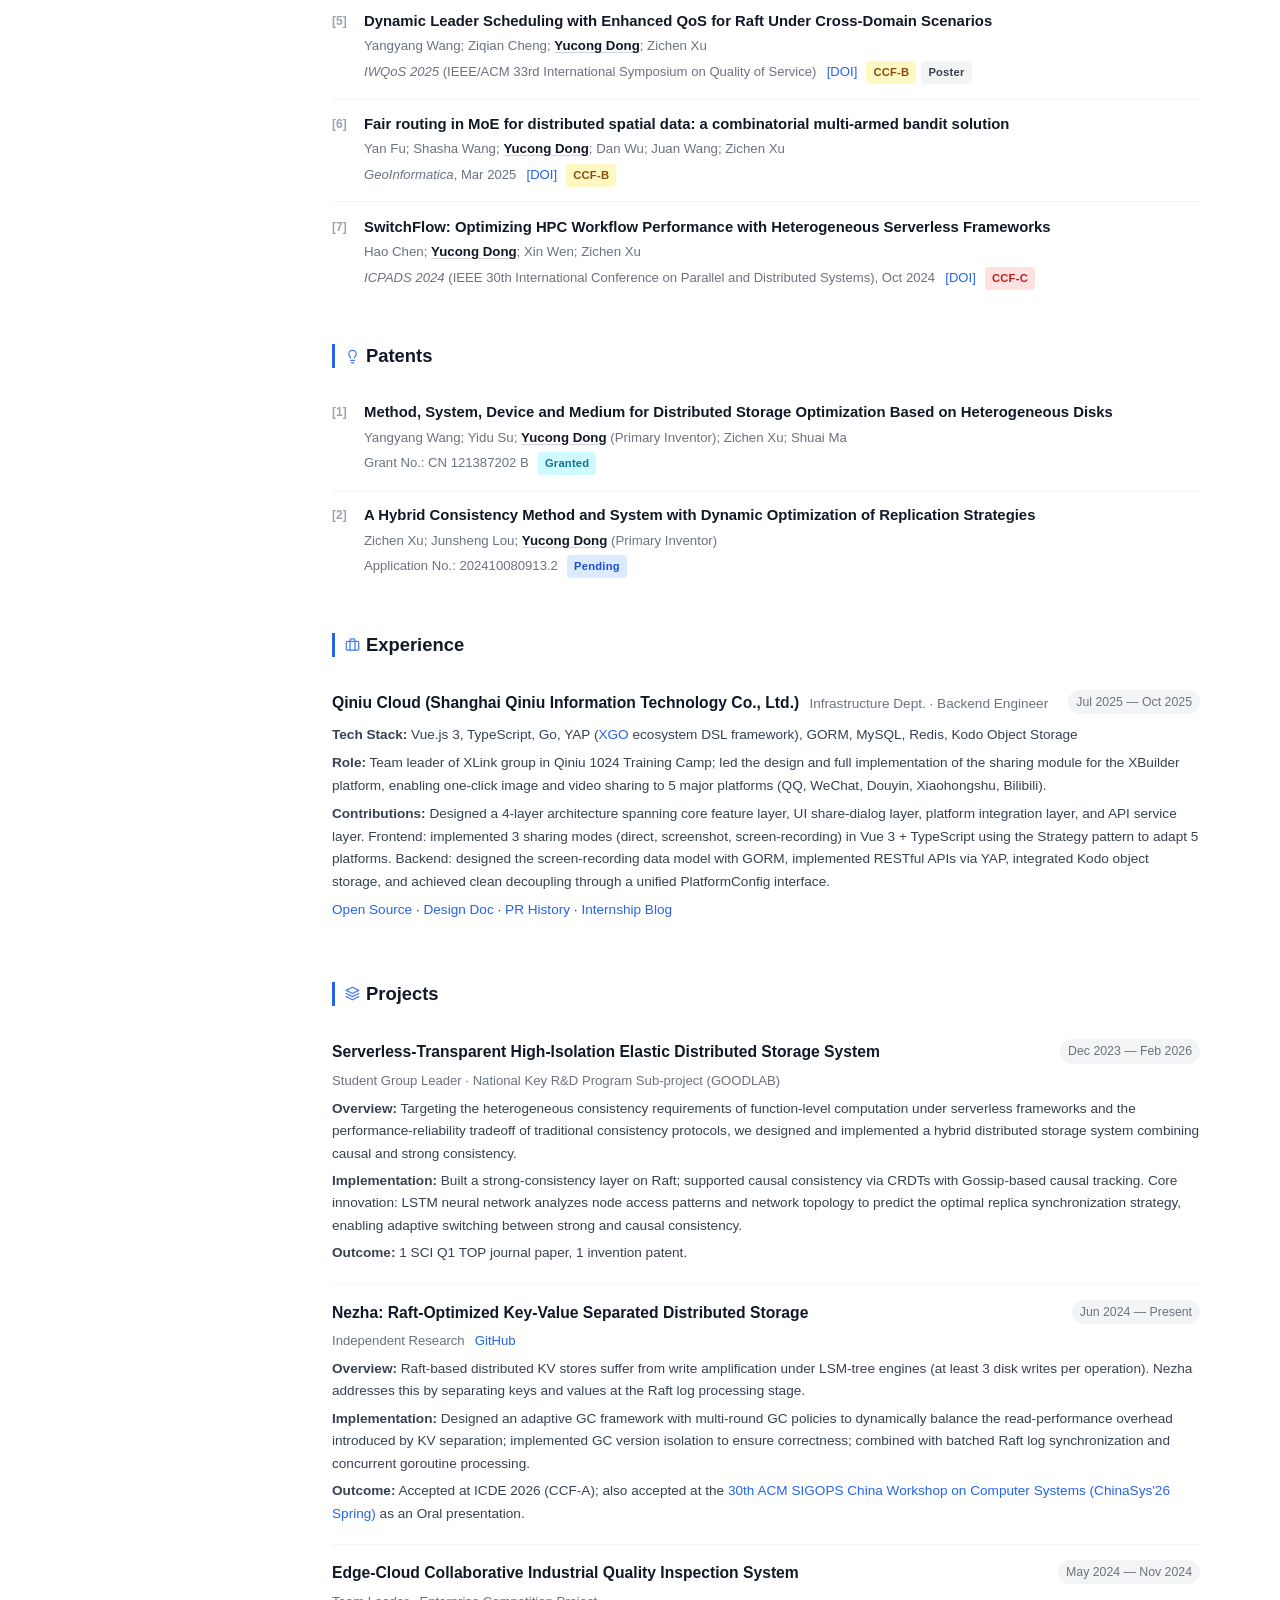
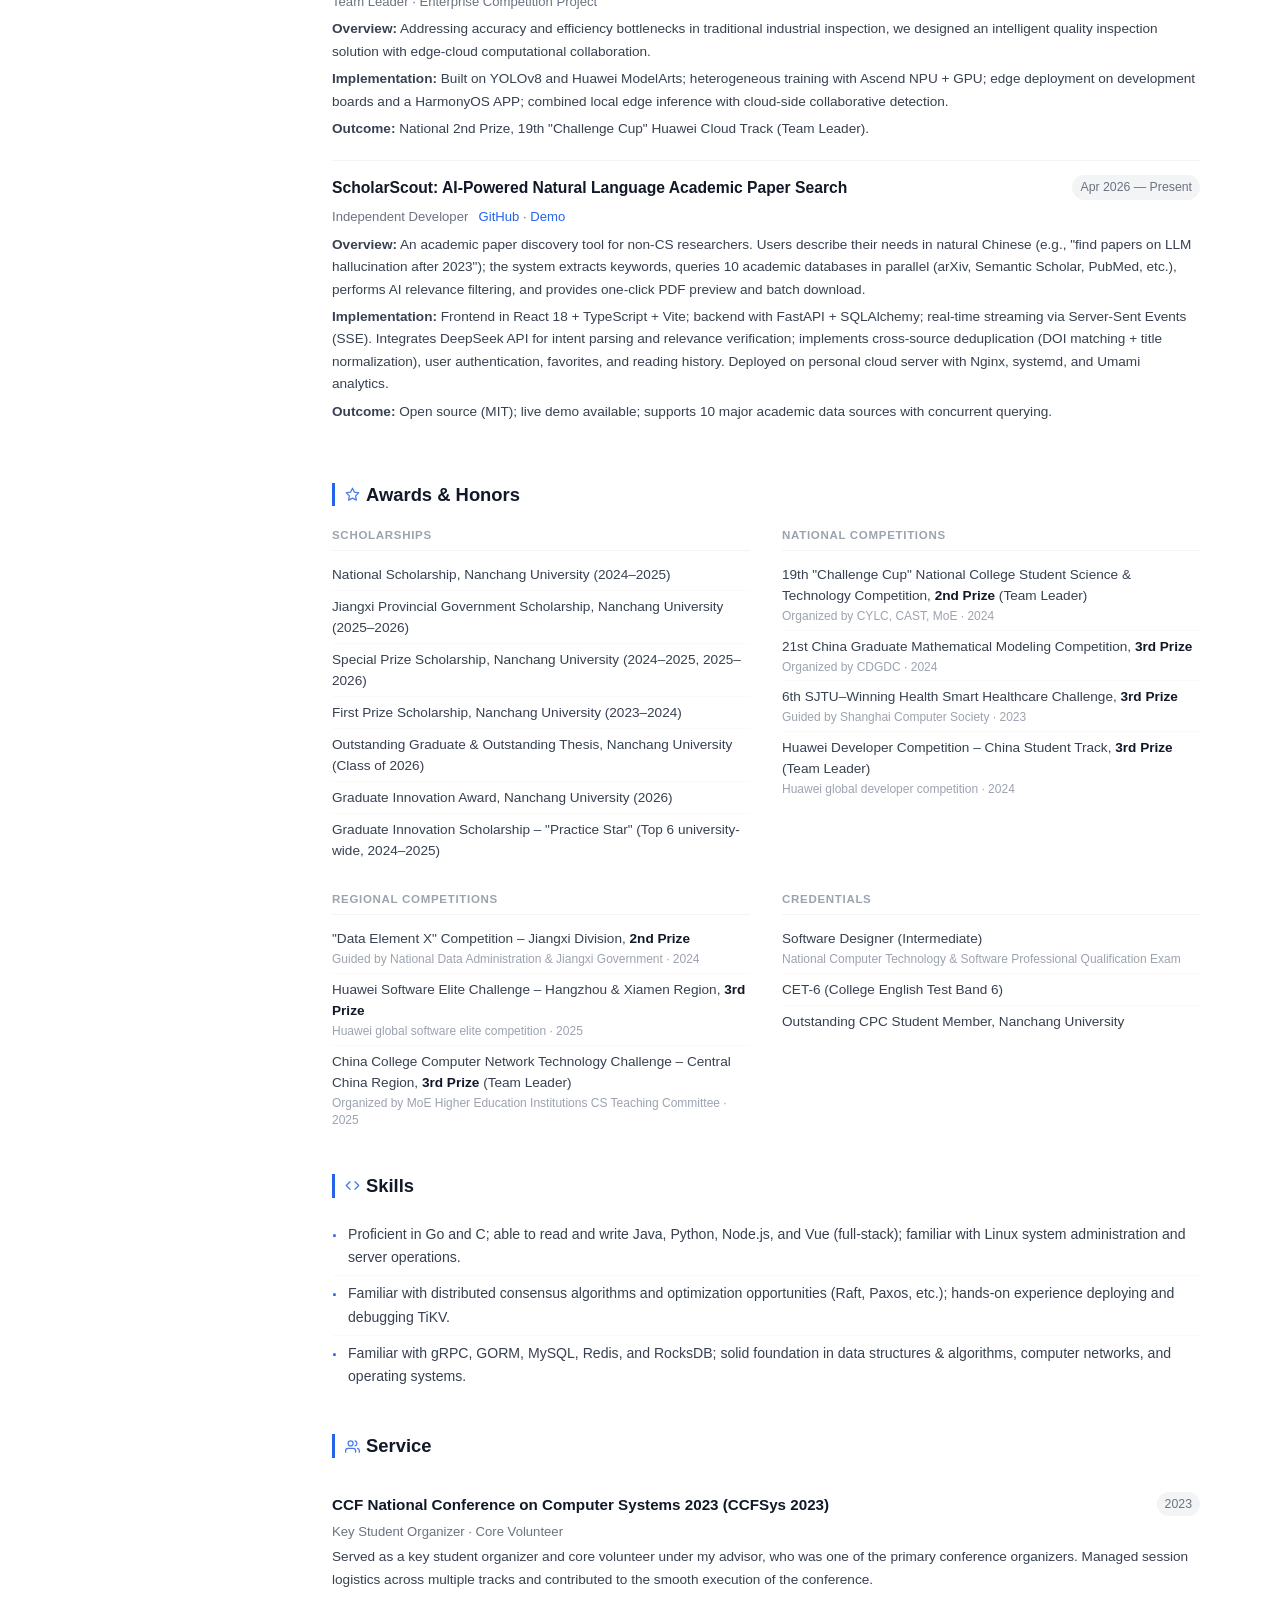
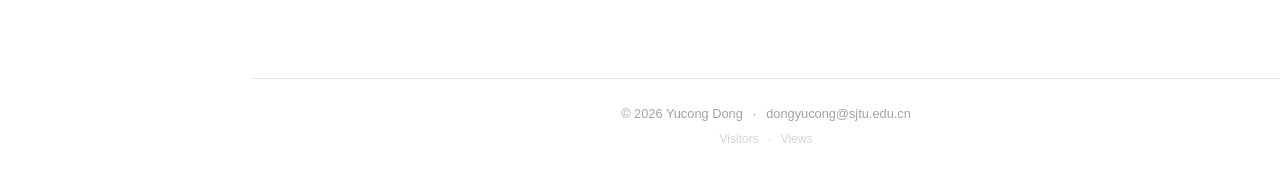
<file: en/index.html>
<!DOCTYPE html>
<html lang="en">
<head>
    <meta charset="UTF-8">
    <meta http-equiv="refresh" content="0; url=../">
    <link rel="canonical" href="https://dshuishui.github.io/">
    <script>window.location.replace('../');</script>
    <title>Redirecting…</title>
</head>
<body>
    <p>Redirecting to <a href="../">dshuishui.github.io</a>…</p>
</body>
</html>
</file>
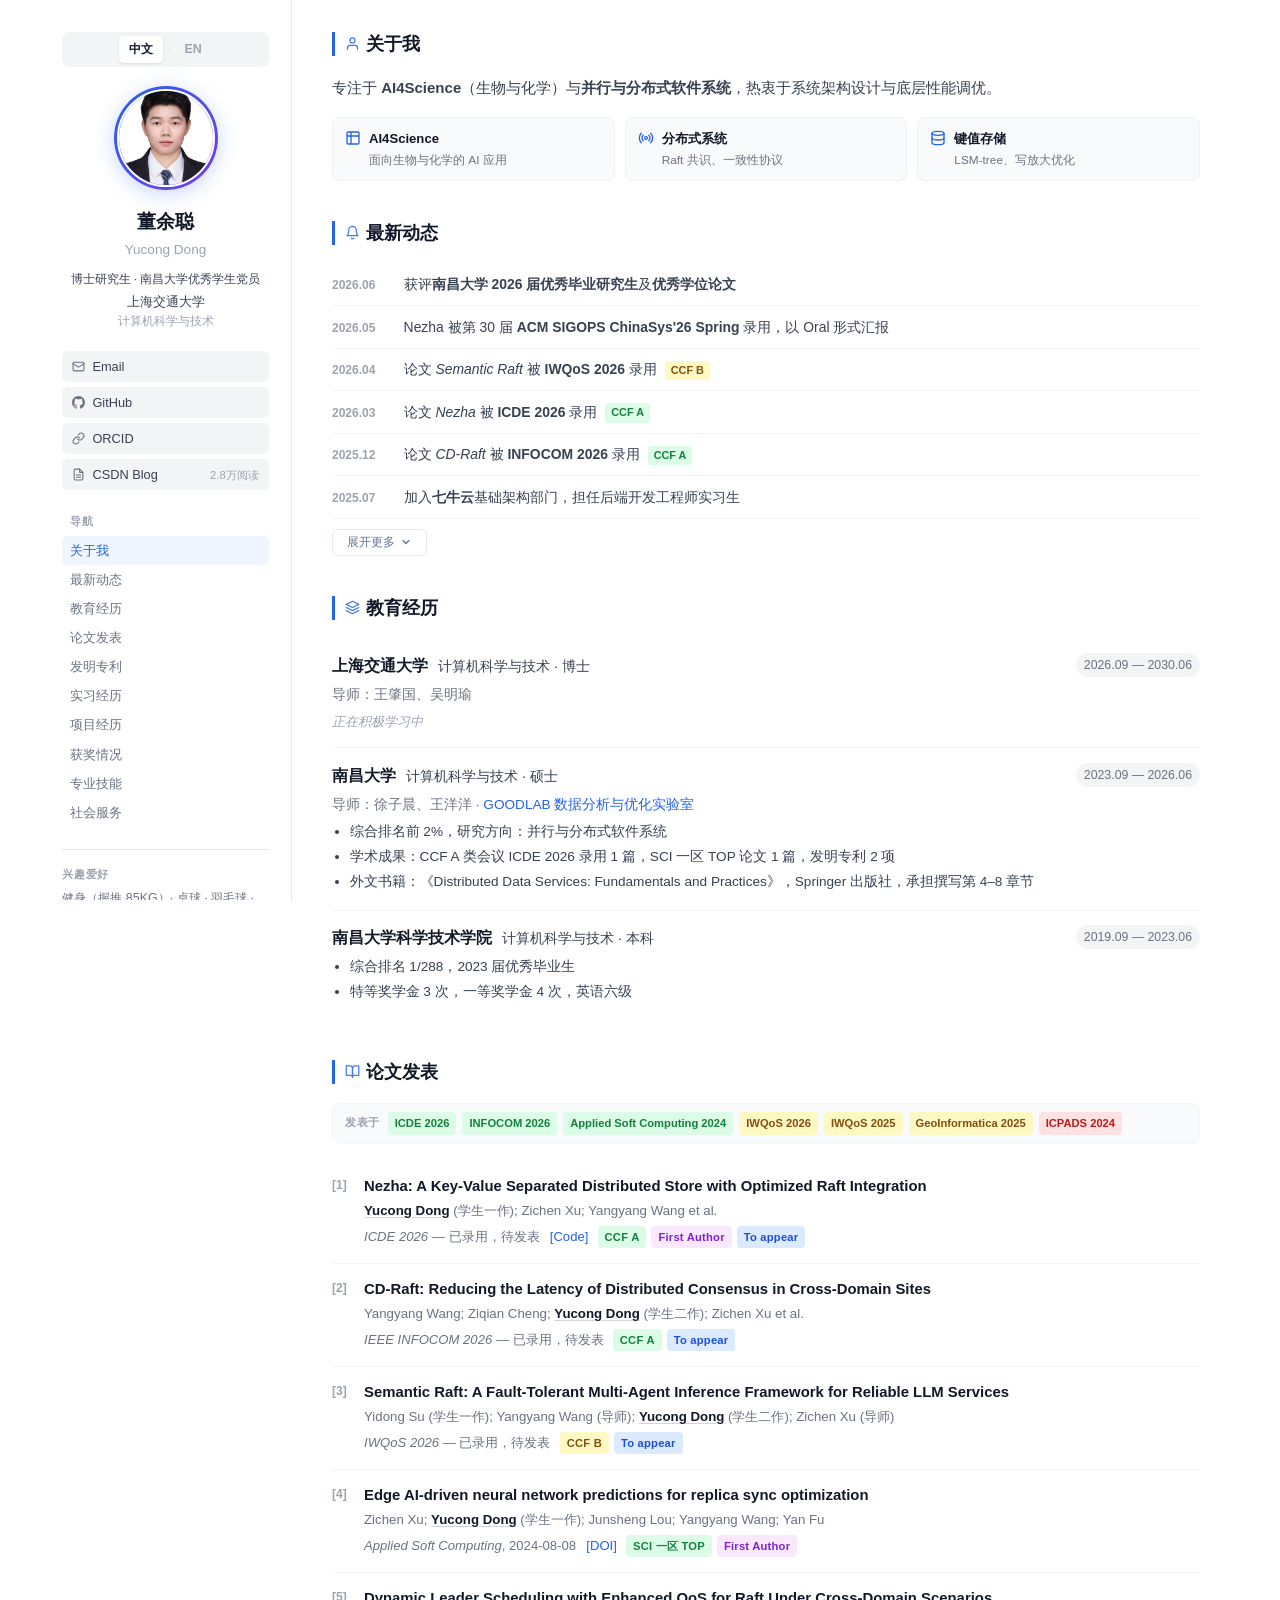
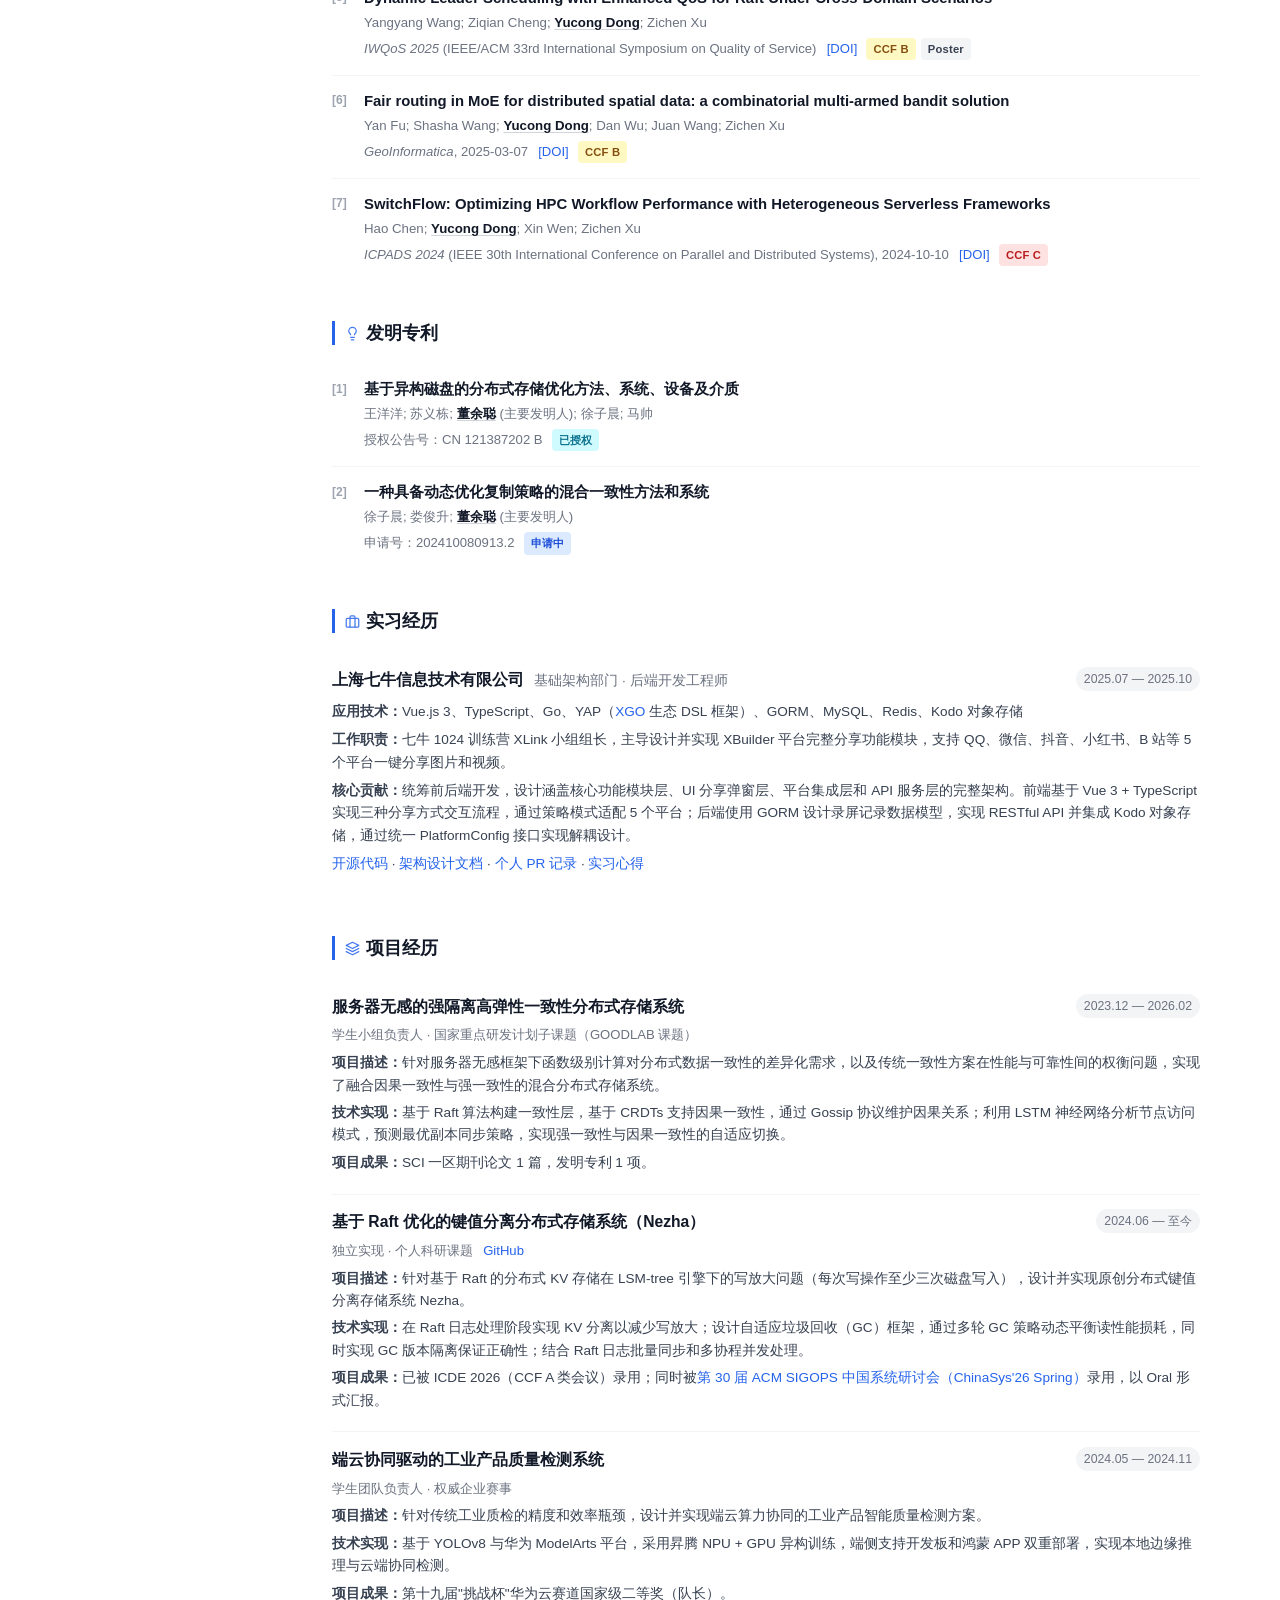
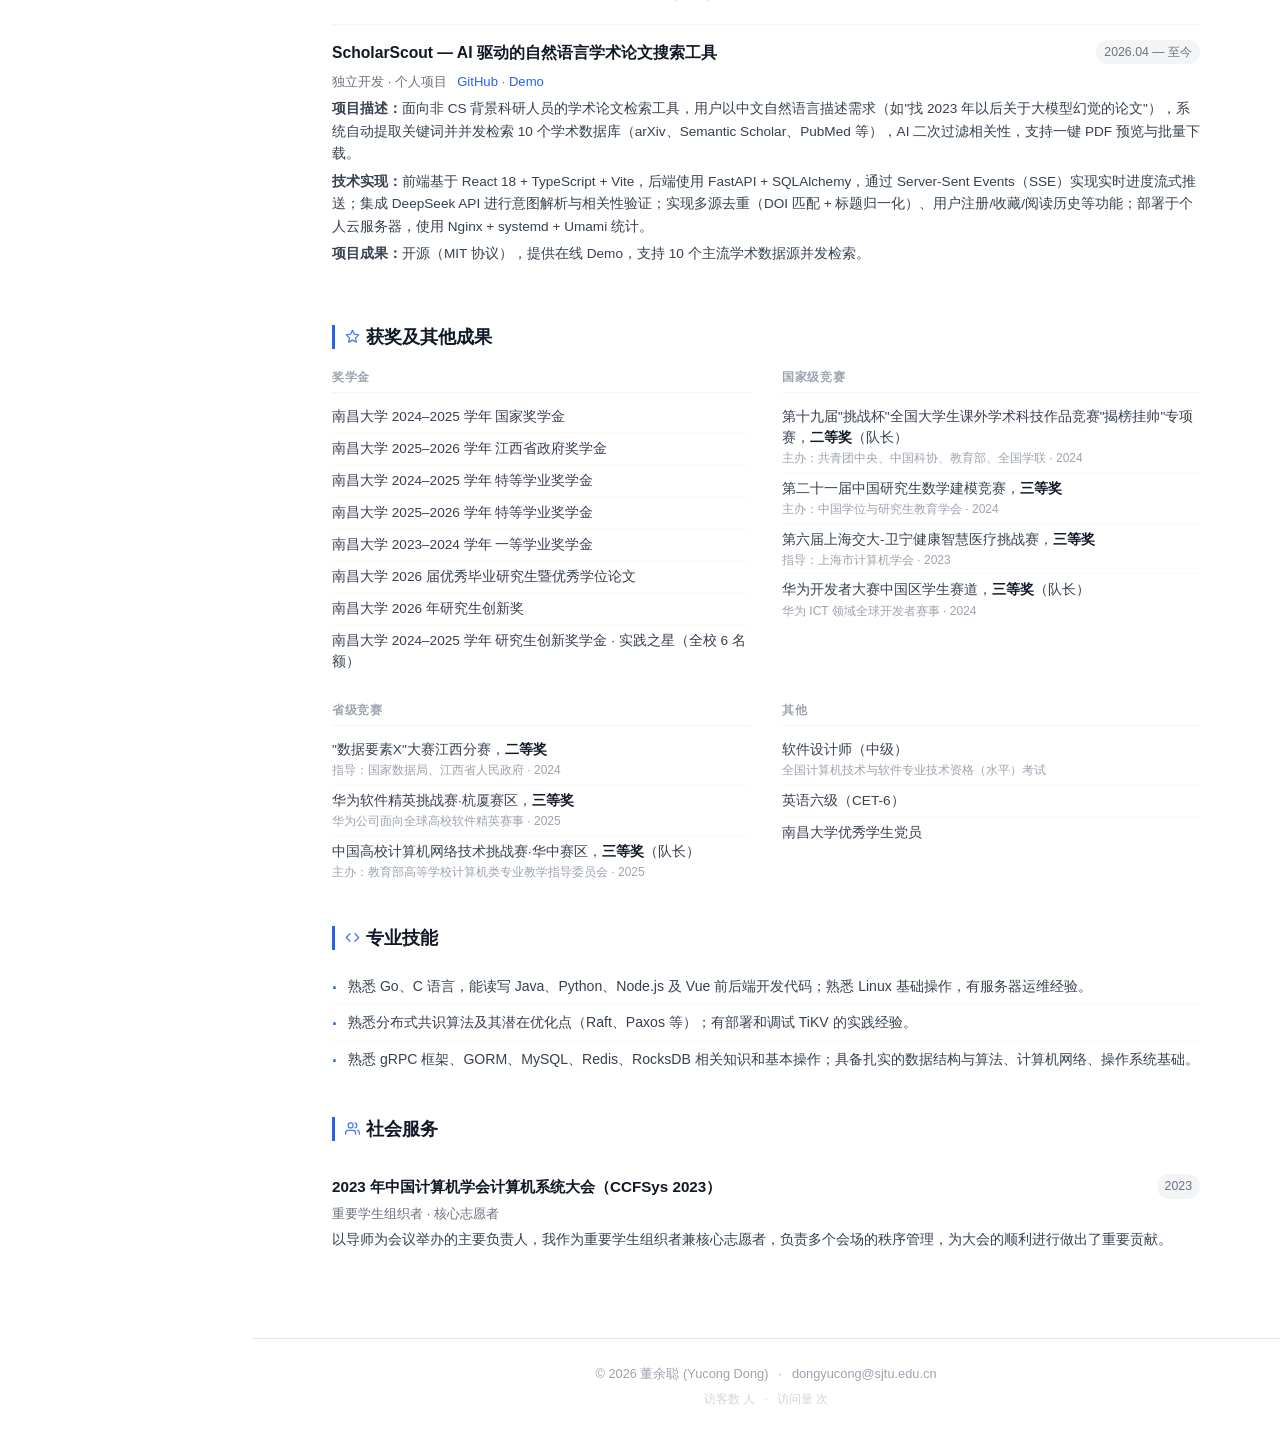
<file: zh/index.html>
<!DOCTYPE html>
<html lang="zh-CN">
<head>
    <meta charset="UTF-8">
    <meta name="viewport" content="width=device-width, initial-scale=1.0">
    <title>Yucong Dong (董余聪) · Distributed Systems Researcher</title>
    <meta name="description" content="董余聪（Yucong Dong）的个人学术主页。上海交通大学计算机科学博士生，研究方向：AI4Science、并行与分布式软件系统、Raft 共识算法、键值存储系统优化。发表 CCF A 类会议论文 2 篇（ICDE 2026、INFOCOM 2026），CCF B 类会议论文 3 篇，SCI 一区 TOP 期刊论文 1 篇。">
    <meta name="keywords" content="董余聪, Yucong Dong, AI4Science, 分布式系统, Raft, 键值存储, ICDE 2026, INFOCOM 2026, 上海交通大学, 南昌大学, distributed systems, consensus algorithm, key-value storage, Nezha">
    <meta name="author" content="Yucong Dong">
    <link rel="canonical" href="https://dshuishui.github.io/zh/">
    <link rel="sitemap" type="application/xml" href="/sitemap.xml">

    <!-- Open Graph -->
    <meta property="og:type" content="profile">
    <meta property="og:title" content="Yucong Dong (董余聪) · Personal Homepage">
    <meta property="og:description" content="Ph.D. Student at Shanghai Jiao Tong University. Research: distributed systems, Raft consensus, key-value storage. CCF-A papers at ICDE 2026 & INFOCOM 2026.">
    <meta property="og:url" content="https://dshuishui.github.io/zh/">
    <meta property="og:image" content="https://dshuishui.github.io/images/me.jpg">
    <meta property="og:locale" content="zh_CN">
    <meta property="og:locale:alternate" content="en_US">
    <meta property="profile:first_name" content="Yucong">
    <meta property="profile:last_name" content="Dong">

    <!-- Twitter Card -->
    <meta name="twitter:card" content="summary">
    <meta name="twitter:title" content="Yucong Dong (董余聪)">
    <meta name="twitter:description" content="Ph.D. Student at SJTU. Distributed systems, Raft, key-value storage. CCF-A: ICDE 2026 & INFOCOM 2026.">
    <meta name="twitter:image" content="https://dshuishui.github.io/images/me.jpg">

    <!-- Structured Data: Person -->
    <script type="application/ld+json">
    {
      "@context": "https://schema.org",
      "@type": "Person",
      "name": "Yucong Dong",
      "alternateName": "董余聪",
      "jobTitle": "Ph.D. Student",
      "description": "Researcher in parallel and distributed software systems, specializing in Raft consensus algorithms and key-value storage optimization.",
      "url": "https://dshuishui.github.io/",
      "email": "dongyucong@sjtu.edu.cn",
      "image": "https://dshuishui.github.io/images/me.jpg",
      "affiliation": {
        "@type": "CollegeOrUniversity",
        "name": "Shanghai Jiao Tong University",
        "alternateName": "上海交通大学"
      },
      "alumniOf": {
        "@type": "CollegeOrUniversity",
        "name": "Nanchang University",
        "alternateName": "南昌大学"
      },
      "sameAs": [
        "https://github.com/Dshuishui",
        "https://orcid.org/0009-0002-6078-0590"
      ],
      "knowsAbout": [
        "Distributed Systems",
        "Raft Consensus Algorithm",
        "Key-Value Storage",
        "Serverless Computing",
        "Parallel Computing",
        "LSM-tree",
        "CRDTs"
      ]
    }
    </script>

    <link rel="stylesheet" href="../css/style.css">

    <!-- Baidu Statistics -->
    <script>
    var _hmt = _hmt || [];
    (function() {
      var hm = document.createElement("script");
      hm.src = "https://hm.baidu.com/hm.js?96c2ceb18f7312081f373902d8ffb419";
      var s = document.getElementsByTagName("script")[0];
      s.parentNode.insertBefore(hm, s);
    })();
    </script>
</head>
<body>

<!-- SVG icon sprite -->
<svg style="display:none" aria-hidden="true" xmlns="http://www.w3.org/2000/svg">
  <defs>
    <symbol id="ico-news" viewBox="0 0 24 24" fill="none" stroke="currentColor" stroke-width="2" stroke-linecap="round" stroke-linejoin="round">
      <path d="M18 8A6 6 0 0 0 6 8c0 7-3 9-3 9h18s-3-2-3-9"/><path d="M13.73 21a2 2 0 0 1-3.46 0"/>
    </symbol>
    <symbol id="ico-user" viewBox="0 0 24 24" fill="none" stroke="currentColor" stroke-width="2" stroke-linecap="round" stroke-linejoin="round">
      <path d="M20 21v-2a4 4 0 0 0-4-4H8a4 4 0 0 0-4 4v2"/><circle cx="12" cy="7" r="4"/>
    </symbol>
    <symbol id="ico-edu" viewBox="0 0 24 24" fill="none" stroke="currentColor" stroke-width="2" stroke-linecap="round" stroke-linejoin="round">
      <path d="M12 2 2 7l10 5 10-5-10-5z"/><path d="M2 17l10 5 10-5"/><path d="M2 12l10 5 10-5"/>
    </symbol>
    <symbol id="ico-pub" viewBox="0 0 24 24" fill="none" stroke="currentColor" stroke-width="2" stroke-linecap="round" stroke-linejoin="round">
      <path d="M2 3h6a4 4 0 0 1 4 4v14a3 3 0 0 0-3-3H2z"/><path d="M22 3h-6a4 4 0 0 0-4 4v14a3 3 0 0 1 3-3h7z"/>
    </symbol>
    <symbol id="ico-patent" viewBox="0 0 24 24" fill="none" stroke="currentColor" stroke-width="2" stroke-linecap="round" stroke-linejoin="round">
      <line x1="9" y1="18" x2="15" y2="18"/><line x1="10" y1="22" x2="14" y2="22"/><path d="M15.09 14c.18-.98.65-1.74 1.41-2.5A4.65 4.65 0 0 0 18 8 6 6 0 0 0 6 8c0 1 .23 2.23 1.5 3.5A4.61 4.61 0 0 1 8.91 14"/>
    </symbol>
    <symbol id="ico-work" viewBox="0 0 24 24" fill="none" stroke="currentColor" stroke-width="2" stroke-linecap="round" stroke-linejoin="round">
      <rect x="2" y="7" width="20" height="14" rx="2" ry="2"/><path d="M16 21V5a2 2 0 0 0-2-2h-4a2 2 0 0 0-2 2v16"/>
    </symbol>
    <symbol id="ico-proj" viewBox="0 0 24 24" fill="none" stroke="currentColor" stroke-width="2" stroke-linecap="round" stroke-linejoin="round">
      <polygon points="12 2 2 7 12 12 22 7 12 2"/><polyline points="2 17 12 22 22 17"/><polyline points="2 12 12 17 22 12"/>
    </symbol>
    <symbol id="ico-award" viewBox="0 0 24 24" fill="none" stroke="currentColor" stroke-width="2" stroke-linecap="round" stroke-linejoin="round">
      <polygon points="12 2 15.09 8.26 22 9.27 17 14.14 18.18 21.02 12 17.77 5.82 21.02 7 14.14 2 9.27 8.91 8.26 12 2"/>
    </symbol>
    <symbol id="ico-skill" viewBox="0 0 24 24" fill="none" stroke="currentColor" stroke-width="2" stroke-linecap="round" stroke-linejoin="round">
      <polyline points="16 18 22 12 16 6"/><polyline points="8 6 2 12 8 18"/>
    </symbol>
    <symbol id="ico-service" viewBox="0 0 24 24" fill="none" stroke="currentColor" stroke-width="2" stroke-linecap="round" stroke-linejoin="round">
      <path d="M17 21v-2a4 4 0 0 0-4-4H5a4 4 0 0 0-4 4v2"/><circle cx="9" cy="7" r="4"/><path d="M23 21v-2a4 4 0 0 0-3-3.87"/><path d="M16 3.13a4 4 0 0 1 0 7.75"/>
    </symbol>
  </defs>
</svg>

<!-- Mobile top bar (only shown on phones ≤520px) -->
<div class="mobile-topbar" id="mobileTopbar">
    <img src="../images/me.jpg" alt="头像" class="mobile-topbar-avatar">
    <span class="mobile-topbar-name">董余聪</span>
    <span class="mobile-section-indicator" id="mobileSectionLabel">关于我</span>
    <button class="mobile-menu-btn" id="mobileMenuBtn" aria-label="打开导航" aria-expanded="false">
        <span class="hamburger-line"></span>
        <span class="hamburger-line"></span>
        <span class="hamburger-line"></span>
    </button>
</div>
<div class="mobile-nav-backdrop" id="mobileNavBackdrop"></div>

<div class="layout">

    <!-- ── Sidebar ── -->
    <aside class="sidebar">
        <div class="sidebar-inner">
            <div class="lang-switch">
                <span class="lang-btn lang-active">中文</span>
                <span class="lang-sep">·</span>
                <a href="../" class="lang-btn">EN</a>
            </div>
            <div class="avatar-ring">
                <img src="../images/me.jpg" alt="董余聪" class="avatar">
            </div>
            <h1 class="sidebar-name">董余聪</h1>
            <div class="sidebar-name-en">Yucong Dong</div>
            <div class="sidebar-role">博士研究生 · 南昌大学优秀学生党员</div>
            <div class="sidebar-affil">上海交通大学</div>
            <div class="sidebar-dept">计算机科学与技术</div>

            <div class="contact-links">
                <a href="mailto:dongyucong@sjtu.edu.cn" class="contact-chip">
                    <svg xmlns="http://www.w3.org/2000/svg" width="13" height="13" viewBox="0 0 24 24" fill="none" stroke="currentColor" stroke-width="2" stroke-linecap="round" stroke-linejoin="round"><rect width="20" height="16" x="2" y="4" rx="2"/><path d="m22 7-8.97 5.7a1.94 1.94 0 0 1-2.06 0L2 7"/></svg>
                    Email
                </a>
                <a href="https://github.com/Dshuishui" target="_blank" class="contact-chip">
                    <svg xmlns="http://www.w3.org/2000/svg" width="13" height="13" viewBox="0 0 24 24" fill="currentColor"><path d="M12 0c-6.626 0-12 5.373-12 12 0 5.302 3.438 9.8 8.207 11.387.599.111.793-.261.793-.577v-2.234c-3.338.726-4.033-1.416-4.033-1.416-.546-1.387-1.333-1.756-1.333-1.756-1.089-.745.083-.729.083-.729 1.205.084 1.839 1.237 1.839 1.237 1.07 1.834 2.807 1.304 3.492.997.107-.775.418-1.305.762-1.604-2.665-.305-5.467-1.334-5.467-5.931 0-1.311.469-2.381 1.236-3.221-.124-.303-.535-1.524.117-3.176 0 0 1.008-.322 3.301 1.23.957-.266 1.983-.399 3.003-.404 1.02.005 2.047.138 3.006.404 2.291-1.552 3.297-1.23 3.297-1.23.653 1.653.242 2.874.118 3.176.77.84 1.235 1.911 1.235 3.221 0 4.609-2.807 5.624-5.479 5.921.43.372.823 1.102.823 2.222v3.293c0 .319.192.694.801.576 4.765-1.589 8.199-6.086 8.199-11.386 0-6.627-5.373-12-12-12z"/></svg>
                    GitHub
                    <span class="chip-stat github-followers"></span>
                </a>
                <a href="https://orcid.org/0009-0002-6078-0590" target="_blank" class="contact-chip">
                    <svg xmlns="http://www.w3.org/2000/svg" width="13" height="13" viewBox="0 0 24 24" fill="none" stroke="currentColor" stroke-width="2" stroke-linecap="round" stroke-linejoin="round"><path d="M10 13a5 5 0 0 0 7.54.54l3-3a5 5 0 0 0-7.07-7.07l-1.72 1.71"/><path d="M14 11a5 5 0 0 0-7.54-.54l-3 3a5 5 0 0 0 7.07 7.07l1.71-1.71"/></svg>
                    ORCID
                </a>
                <a href="https://blog.csdn.net/qq_45913026?type=blog" target="_blank" class="contact-chip">
                    <svg xmlns="http://www.w3.org/2000/svg" width="13" height="13" viewBox="0 0 24 24" fill="none" stroke="currentColor" stroke-width="2" stroke-linecap="round" stroke-linejoin="round"><path d="M14 2H6a2 2 0 0 0-2 2v16a2 2 0 0 0 2 2h12a2 2 0 0 0 2-2V8z"/><polyline points="14 2 14 8 20 8"/><line x1="16" y1="13" x2="8" y2="13"/><line x1="16" y1="17" x2="8" y2="17"/></svg>
                    CSDN Blog
                    <span class="chip-stat">2.8万阅读</span>
                </a>
            </div>

            <nav class="side-nav">
                <div class="side-nav-label">导航</div>
                <a href="#about">关于我</a>
                <a href="#news">最新动态</a>
                <a href="#education">教育经历</a>
                <a href="#publications">论文发表</a>
                <a href="#patents">发明专利</a>
                <a href="#experience">实习经历</a>
                <a href="#projects">项目经历</a>
                <a href="#awards">获奖情况</a>
                <a href="#skills">专业技能</a>
                <a href="#service">社会服务</a>
            </nav>

            <div class="sidebar-hobbies">
                <div class="hobbies-label">兴趣爱好</div>
                <div class="hobbies-content">健身（握推 85KG）· 桌球 · 羽毛球 · 乒乓球 · 游泳</div>
            </div>
        </div>
    </aside>

    <!-- ── Main Content ── -->
    <main class="main-content">

        <section id="about" class="section fade-in">
            <h2 class="section-title"><svg class="section-icon" viewBox="0 0 24 24"><use href="#ico-user"/></svg>关于我</h2>
            <p>专注于 <strong>AI4Science</strong>（生物与化学）与<strong>并行与分布式软件系统</strong>，热衷于系统架构设计与底层性能调优。</p>
            <div class="research-tags">
                <div class="research-tag">
                    <svg class="rt-icon" viewBox="0 0 24 24" fill="none" stroke="currentColor" stroke-width="2" stroke-linecap="round" stroke-linejoin="round"><path d="M9 3H5a2 2 0 0 0-2 2v4m6-6h10a2 2 0 0 1 2 2v4M9 3v18m0 0h10a2 2 0 0 0 2-2V9M9 21H5a2 2 0 0 1-2-2V9m0 0h18"/></svg>
                    <div>
                        <div class="rt-label">AI4Science</div>
                        <div class="rt-desc">面向生物与化学的 AI 应用</div>
                    </div>
                </div>
                <div class="research-tag">
                    <svg class="rt-icon" viewBox="0 0 24 24" fill="none" stroke="currentColor" stroke-width="2" stroke-linecap="round" stroke-linejoin="round"><circle cx="12" cy="12" r="2"/><path d="M16.24 7.76a6 6 0 0 1 0 8.49m-8.48-.01a6 6 0 0 1 0-8.49m11.31-2.82a10 10 0 0 1 0 14.14m-14.14 0a10 10 0 0 1 0-14.14"/></svg>
                    <div>
                        <div class="rt-label">分布式系统</div>
                        <div class="rt-desc">Raft 共识、一致性协议</div>
                    </div>
                </div>
                <div class="research-tag">
                    <svg class="rt-icon" viewBox="0 0 24 24" fill="none" stroke="currentColor" stroke-width="2" stroke-linecap="round" stroke-linejoin="round"><ellipse cx="12" cy="5" rx="9" ry="3"/><path d="M21 12c0 1.66-4 3-9 3s-9-1.34-9-3"/><path d="M3 5v14c0 1.66 4 3 9 3s9-1.34 9-3V5"/></svg>
                    <div>
                        <div class="rt-label">键值存储</div>
                        <div class="rt-desc">LSM-tree、写放大优化</div>
                    </div>
                </div>
            </div>
        </section>

        <section id="news" class="section fade-in">
            <h2 class="section-title"><svg class="section-icon" viewBox="0 0 24 24"><use href="#ico-news"/></svg>最新动态</h2>
            <div class="news-list">
                <div class="news-item">
                    <span class="news-date">2026.06</span>
                    <span class="news-content">获评<strong>南昌大学 2026 届优秀毕业研究生</strong>及<strong>优秀学位论文</strong></span>
                </div>
                <div class="news-item">
                    <span class="news-date">2026.05</span>
                    <span class="news-content">Nezha 被第 30 届 <strong>ACM SIGOPS ChinaSys'26 Spring</strong> 录用，以 Oral 形式汇报</span>
                </div>
                <div class="news-item">
                    <span class="news-date">2026.04</span>
                    <span class="news-content">论文 <em>Semantic Raft</em> 被 <strong>IWQoS 2026</strong> 录用 <span class="news-badge ccf-b">CCF B</span></span>
                </div>
                <div class="news-item">
                    <span class="news-date">2026.03</span>
                    <span class="news-content">论文 <em>Nezha</em> 被 <strong>ICDE 2026</strong> 录用 <span class="news-badge ccf-a">CCF A</span></span>
                </div>
                <div class="news-item">
                    <span class="news-date">2025.12</span>
                    <span class="news-content">论文 <em>CD-Raft</em> 被 <strong>INFOCOM 2026</strong> 录用 <span class="news-badge ccf-a">CCF A</span></span>
                </div>
                <div class="news-item">
                    <span class="news-date">2025.07</span>
                    <span class="news-content">加入<strong>七牛云</strong>基础架构部门，担任后端开发工程师实习生</span>
                </div>
                <div class="news-item">
                    <span class="news-date">2025.03</span>
                    <span class="news-content">论文发表于 <strong>GeoInformatica</strong> <span class="news-badge ccf-b">CCF B</span></span>
                </div>
            </div>
        </section>

        <section id="education" class="section fade-in">
            <h2 class="section-title"><svg class="section-icon" viewBox="0 0 24 24"><use href="#ico-edu"/></svg>教育经历</h2>

            <div class="edu-item">
                <div class="edu-header">
                    <div>
                        <span class="edu-school">上海交通大学</span>
                        <span class="edu-degree">计算机科学与技术 · 博士</span>
                    </div>
                    <span class="date-tag">2026.09 — 2030.06</span>
                </div>
                <p class="edu-meta">导师：王肇国、吴明瑜</p>
                <p class="edu-note">正在积极学习中</p>
            </div>

            <div class="edu-item">
                <div class="edu-header">
                    <div>
                        <span class="edu-school">南昌大学</span>
                        <span class="edu-degree">计算机科学与技术 · 硕士</span>
                    </div>
                    <span class="date-tag">2023.09 — 2026.06</span>
                </div>
                <p class="edu-meta">导师：徐子晨、王洋洋 · <a href="http://good.ncu.edu.cn" target="_blank">GOODLAB 数据分析与优化实验室</a></p>
                <ul class="edu-details">
                    <li>综合排名前 2%，研究方向：并行与分布式软件系统</li>
                    <li>学术成果：CCF A 类会议 ICDE 2026 录用 1 篇，SCI 一区 TOP 论文 1 篇，发明专利 2 项</li>
                    <li>外文书籍：《Distributed Data Services: Fundamentals and Practices》，Springer 出版社，承担撰写第 4–8 章节</li>
                </ul>
            </div>

            <div class="edu-item">
                <div class="edu-header">
                    <div>
                        <span class="edu-school">南昌大学科学技术学院</span>
                        <span class="edu-degree">计算机科学与技术 · 本科</span>
                    </div>
                    <span class="date-tag">2019.09 — 2023.06</span>
                </div>
                <ul class="edu-details">
                    <li>综合排名 1/288，2023 届优秀毕业生</li>
                    <li>特等奖学金 3 次，一等奖学金 4 次，英语六级</li>
                </ul>
            </div>
        </section>

        <section id="publications" class="section fade-in">
            <h2 class="section-title"><svg class="section-icon" viewBox="0 0 24 24"><use href="#ico-pub"/></svg>论文发表</h2>
            <div class="venue-summary">
                <span class="vs-label">发表于</span>
                <span class="vs-chip ccf-a">ICDE 2026</span>
                <span class="vs-chip ccf-a">INFOCOM 2026</span>
                <span class="vs-chip sci-top">Applied Soft Computing 2024</span>
                <span class="vs-chip ccf-b">IWQoS 2026</span>
                <span class="vs-chip ccf-b">IWQoS 2025</span>
                <span class="vs-chip ccf-b">GeoInformatica 2025</span>
                <span class="vs-chip ccf-c">ICPADS 2024</span>
            </div>
            <ol class="pub-list">

                <li class="pub-item">
                    <div class="pub-title">Nezha: A Key-Value Separated Distributed Store with Optimized Raft Integration</div>
                    <div class="pub-authors"><strong>Yucong Dong</strong> (学生一作); Zichen Xu; Yangyang Wang et al.</div>
                    <div class="pub-venue"><em>ICDE 2026</em> &mdash; 已录用，待发表 &ensp;<a href="https://github.com/Dshuishui/Nezha" target="_blank">[Code]</a></div>
                    <div class="pub-badges">
                        <span class="badge ccf-a">CCF A</span>
                        <span class="badge badge-first">First Author</span>
                        <span class="badge badge-status">To appear</span>
                    </div>
                </li>

                <li class="pub-item">
                    <div class="pub-title">CD-Raft: Reducing the Latency of Distributed Consensus in Cross-Domain Sites</div>
                    <div class="pub-authors">Yangyang Wang; Ziqian Cheng; <strong>Yucong Dong</strong> (学生二作); Zichen Xu et al.</div>
                    <div class="pub-venue"><em>IEEE INFOCOM 2026</em> &mdash; 已录用，待发表</div>
                    <div class="pub-badges">
                        <span class="badge ccf-a">CCF A</span>
                        <span class="badge badge-status">To appear</span>
                    </div>
                </li>

                <li class="pub-item">
                    <div class="pub-title">Semantic Raft: A Fault-Tolerant Multi-Agent Inference Framework for Reliable LLM Services</div>
                    <div class="pub-authors">Yidong Su (学生一作); Yangyang Wang (导师); <strong>Yucong Dong</strong> (学生二作); Zichen Xu (导师)</div>
                    <div class="pub-venue"><em>IWQoS 2026</em> &mdash; 已录用，待发表</div>
                    <div class="pub-badges">
                        <span class="badge ccf-b">CCF B</span>
                        <span class="badge badge-status">To appear</span>
                    </div>
                </li>

                <li class="pub-item">
                    <div class="pub-title">Edge AI-driven neural network predictions for replica sync optimization</div>
                    <div class="pub-authors">Zichen Xu; <strong>Yucong Dong</strong> (学生一作); Junsheng Lou; Yangyang Wang; Yan Fu</div>
                    <div class="pub-venue"><em>Applied Soft Computing</em>, 2024-08-08 &ensp;<a href="https://doi.org/10.1016/j.asoc.2024.112083" target="_blank">[DOI]</a></div>
                    <div class="pub-badges">
                        <span class="badge sci-top">SCI 一区 TOP</span>
                        <span class="badge badge-first">First Author</span>
                    </div>
                </li>

                <li class="pub-item">
                    <div class="pub-title">Dynamic Leader Scheduling with Enhanced QoS for Raft Under Cross-Domain Scenarios</div>
                    <div class="pub-authors">Yangyang Wang; Ziqian Cheng; <strong>Yucong Dong</strong>; Zichen Xu</div>
                    <div class="pub-venue"><em>IWQoS 2025</em> (IEEE/ACM 33rd International Symposium on Quality of Service) &ensp;<a href="https://doi.org/10.1109/iwqos65803.2025.11143451" target="_blank">[DOI]</a></div>
                    <div class="pub-badges">
                        <span class="badge ccf-b">CCF B</span>
                        <span class="badge badge-poster">Poster</span>
                    </div>
                </li>

                <li class="pub-item">
                    <div class="pub-title">Fair routing in MoE for distributed spatial data: a combinatorial multi-armed bandit solution</div>
                    <div class="pub-authors">Yan Fu; Shasha Wang; <strong>Yucong Dong</strong>; Dan Wu; Juan Wang; Zichen Xu</div>
                    <div class="pub-venue"><em>GeoInformatica</em>, 2025-03-07 &ensp;<a href="https://doi.org/10.1007/s10707-025-00541-3" target="_blank">[DOI]</a></div>
                    <div class="pub-badges">
                        <span class="badge ccf-b">CCF B</span>
                    </div>
                </li>

                <li class="pub-item">
                    <div class="pub-title">SwitchFlow: Optimizing HPC Workflow Performance with Heterogeneous Serverless Frameworks</div>
                    <div class="pub-authors">Hao Chen; <strong>Yucong Dong</strong>; Xin Wen; Zichen Xu</div>
                    <div class="pub-venue"><em>ICPADS 2024</em> (IEEE 30th International Conference on Parallel and Distributed Systems), 2024-10-10 &ensp;<a href="https://doi.org/10.1109/icpads63350.2024.00045" target="_blank">[DOI]</a></div>
                    <div class="pub-badges">
                        <span class="badge ccf-c">CCF C</span>
                    </div>
                </li>

            </ol>
        </section>

        <section id="patents" class="section fade-in">
            <h2 class="section-title"><svg class="section-icon" viewBox="0 0 24 24"><use href="#ico-patent"/></svg>发明专利</h2>
            <ol class="pub-list">
                <li class="pub-item">
                    <div class="pub-title">基于异构磁盘的分布式存储优化方法、系统、设备及介质</div>
                    <div class="pub-authors">王洋洋; 苏义栋; <strong>董余聪</strong> (主要发明人); 徐子晨; 马帅</div>
                    <div class="pub-venue">授权公告号：CN 121387202 B</div>
                    <div class="pub-badges"><span class="badge badge-granted">已授权</span></div>
                </li>
                <li class="pub-item">
                    <div class="pub-title">一种具备动态优化复制策略的混合一致性方法和系统</div>
                    <div class="pub-authors">徐子晨; 娄俊升; <strong>董余聪</strong> (主要发明人)</div>
                    <div class="pub-venue">申请号：202410080913.2</div>
                    <div class="pub-badges"><span class="badge badge-status">申请中</span></div>
                </li>
            </ol>
        </section>

        <section id="experience" class="section fade-in">
            <h2 class="section-title"><svg class="section-icon" viewBox="0 0 24 24"><use href="#ico-work"/></svg>实习经历</h2>
            <div class="exp-item">
                <div class="exp-header">
                    <div>
                        <span class="exp-company">上海七牛信息技术有限公司</span>
                        <span class="exp-role">基础架构部门 · 后端开发工程师</span>
                    </div>
                    <span class="date-tag">2025.07 — 2025.10</span>
                </div>
                <div class="exp-details">
                    <p><strong>应用技术：</strong>Vue.js 3、TypeScript、Go、YAP（<a href="https://github.com/goplus/xgo" target="_blank">XGO</a> 生态 DSL 框架）、GORM、MySQL、Redis、Kodo 对象存储</p>
                    <p><strong>工作职责：</strong>七牛 1024 训练营 XLink 小组组长，主导设计并实现 XBuilder 平台完整分享功能模块，支持 QQ、微信、抖音、小红书、B 站等 5 个平台一键分享图片和视频。</p>
                    <p><strong>核心贡献：</strong>统筹前后端开发，设计涵盖核心功能模块层、UI 分享弹窗层、平台集成层和 API 服务层的完整架构。前端基于 Vue 3 + TypeScript 实现三种分享方式交互流程，通过策略模式适配 5 个平台；后端使用 GORM 设计录屏记录数据模型，实现 RESTful API 并集成 Kodo 对象存储，通过统一 PlatformConfig 接口实现解耦设计。</p>
                    <p>
                        <a href="https://github.com/goplus/builder/tree/trailhead_sharing" target="_blank">开源代码</a> ·
                        <a href="https://github.com/goplus/builder/blob/trailhead_sharing/docs/develop/share/index.md" target="_blank">架构设计文档</a> ·
                        <a href="https://github.com/goplus/builder/pulls?q=is%3Apr+author%3ADshuishui+is%3Aclosed" target="_blank">个人 PR 记录</a> ·
                        <a href="https://mp.weixin.qq.com/s/Uo5mSNofM2j1XXK3uevJwA" target="_blank">实习心得</a>
                    </p>
                </div>
            </div>
        </section>

        <section id="projects" class="section fade-in">
            <h2 class="section-title"><svg class="section-icon" viewBox="0 0 24 24"><use href="#ico-proj"/></svg>项目经历</h2>

            <div class="proj-item">
                <div class="proj-header">
                    <span class="proj-title">服务器无感的强隔离高弹性一致性分布式存储系统</span>
                    <span class="date-tag">2023.12 — 2026.02</span>
                </div>
                <p class="proj-role">学生小组负责人 · 国家重点研发计划子课题（GOODLAB 课题）</p>
                <div class="proj-details">
                    <p><strong>项目描述：</strong>针对服务器无感框架下函数级别计算对分布式数据一致性的差异化需求，以及传统一致性方案在性能与可靠性间的权衡问题，实现了融合因果一致性与强一致性的混合分布式存储系统。</p>
                    <p><strong>技术实现：</strong>基于 Raft 算法构建一致性层，基于 CRDTs 支持因果一致性，通过 Gossip 协议维护因果关系；利用 LSTM 神经网络分析节点访问模式，预测最优副本同步策略，实现强一致性与因果一致性的自适应切换。</p>
                    <p><strong>项目成果：</strong>SCI 一区期刊论文 1 篇，发明专利 1 项。</p>
                </div>
            </div>

            <div class="proj-item">
                <div class="proj-header">
                    <span class="proj-title">基于 Raft 优化的键值分离分布式存储系统（Nezha）</span>
                    <span class="date-tag">2024.06 — 至今</span>
                </div>
                <p class="proj-role">独立实现 · 个人科研课题 &ensp;<a href="https://github.com/Dshuishui/Nezha" target="_blank">GitHub</a></p>
                <div class="proj-details">
                    <p><strong>项目描述：</strong>针对基于 Raft 的分布式 KV 存储在 LSM-tree 引擎下的写放大问题（每次写操作至少三次磁盘写入），设计并实现原创分布式键值分离存储系统 Nezha。</p>
                    <p><strong>技术实现：</strong>在 Raft 日志处理阶段实现 KV 分离以减少写放大；设计自适应垃圾回收（GC）框架，通过多轮 GC 策略动态平衡读性能损耗，同时实现 GC 版本隔离保证正确性；结合 Raft 日志批量同步和多协程并发处理。</p>
                    <p><strong>项目成果：</strong>已被 ICDE 2026（CCF A 类会议）录用；同时被<a href="https://chinasys-2026spring.nwu.edu.cn/" target="_blank">第 30 届 ACM SIGOPS 中国系统研讨会（ChinaSys'26 Spring）</a>录用，以 Oral 形式汇报。</p>
                </div>
            </div>

            <div class="proj-item">
                <div class="proj-header">
                    <span class="proj-title">端云协同驱动的工业产品质量检测系统</span>
                    <span class="date-tag">2024.05 — 2024.11</span>
                </div>
                <p class="proj-role">学生团队负责人 · 权威企业赛事</p>
                <div class="proj-details">
                    <p><strong>项目描述：</strong>针对传统工业质检的精度和效率瓶颈，设计并实现端云算力协同的工业产品智能质量检测方案。</p>
                    <p><strong>技术实现：</strong>基于 YOLOv8 与华为 ModelArts 平台，采用昇腾 NPU + GPU 异构训练，端侧支持开发板和鸿蒙 APP 双重部署，实现本地边缘推理与云端协同检测。</p>
                    <p><strong>项目成果：</strong>第十九届"挑战杯"华为云赛道国家级二等奖（队长）。</p>
                </div>
            </div>

            <div class="proj-item">
                <div class="proj-header">
                    <span class="proj-title">ScholarScout — AI 驱动的自然语言学术论文搜索工具</span>
                    <span class="date-tag">2026.04 — 至今</span>
                </div>
                <p class="proj-role">独立开发 · 个人项目 &ensp;<a href="https://github.com/Dshuishui/ScholarScout" target="_blank">GitHub</a> · <a href="http://118.25.192.117" target="_blank">Demo</a></p>
                <div class="proj-details">
                    <p><strong>项目描述：</strong>面向非 CS 背景科研人员的学术论文检索工具，用户以中文自然语言描述需求（如"找 2023 年以后关于大模型幻觉的论文"），系统自动提取关键词并并发检索 10 个学术数据库（arXiv、Semantic Scholar、PubMed 等），AI 二次过滤相关性，支持一键 PDF 预览与批量下载。</p>
                    <p><strong>技术实现：</strong>前端基于 React 18 + TypeScript + Vite，后端使用 FastAPI + SQLAlchemy，通过 Server-Sent Events（SSE）实现实时进度流式推送；集成 DeepSeek API 进行意图解析与相关性验证；实现多源去重（DOI 匹配 + 标题归一化）、用户注册/收藏/阅读历史等功能；部署于个人云服务器，使用 Nginx + systemd + Umami 统计。</p>
                    <p><strong>项目成果：</strong>开源（MIT 协议），提供在线 Demo，支持 10 个主流学术数据源并发检索。</p>
                </div>
            </div>
        </section>

        <section id="awards" class="section fade-in">
            <h2 class="section-title"><svg class="section-icon" viewBox="0 0 24 24"><use href="#ico-award"/></svg>获奖及其他成果</h2>
            <div class="awards-grid">

                <div class="award-group">
                    <h3>奖学金</h3>
                    <div class="award-item">南昌大学 2024–2025 学年 国家奖学金</div>
                    <div class="award-item">南昌大学 2025–2026 学年 江西省政府奖学金</div>
                    <div class="award-item">南昌大学 2024–2025 学年 特等学业奖学金</div>
                    <div class="award-item">南昌大学 2025–2026 学年 特等学业奖学金</div>
                    <div class="award-item">南昌大学 2023–2024 学年 一等学业奖学金</div>
                    <div class="award-item">南昌大学 2026 届优秀毕业研究生暨优秀学位论文</div>
                    <div class="award-item">南昌大学 2026 年研究生创新奖</div>
                    <div class="award-item">南昌大学 2024–2025 学年 研究生创新奖学金 · 实践之星（全校 6 名额）</div>
                </div>

                <div class="award-group">
                    <h3>国家级竞赛</h3>
                    <div class="award-item">
                        第十九届"挑战杯"全国大学生课外学术科技作品竞赛"揭榜挂帅"专项赛，<strong>二等奖</strong>（队长）
                        <div class="award-org">主办：共青团中央、中国科协、教育部、全国学联 · 2024</div>
                    </div>
                    <div class="award-item">
                        第二十一届中国研究生数学建模竞赛，<strong>三等奖</strong>
                        <div class="award-org">主办：中国学位与研究生教育学会 · 2024</div>
                    </div>
                    <div class="award-item">
                        第六届上海交大-卫宁健康智慧医疗挑战赛，<strong>三等奖</strong>
                        <div class="award-org">指导：上海市计算机学会 · 2023</div>
                    </div>
                    <div class="award-item">
                        华为开发者大赛中国区学生赛道，<strong>三等奖</strong>（队长）
                        <div class="award-org">华为 ICT 领域全球开发者赛事 · 2024</div>
                    </div>
                </div>

                <div class="award-group">
                    <h3>省级竞赛</h3>
                    <div class="award-item">
                        "数据要素X"大赛江西分赛，<strong>二等奖</strong>
                        <div class="award-org">指导：国家数据局、江西省人民政府 · 2024</div>
                    </div>
                    <div class="award-item">
                        华为软件精英挑战赛·杭厦赛区，<strong>三等奖</strong>
                        <div class="award-org">华为公司面向全球高校软件精英赛事 · 2025</div>
                    </div>
                    <div class="award-item">
                        中国高校计算机网络技术挑战赛·华中赛区，<strong>三等奖</strong>（队长）
                        <div class="award-org">主办：教育部高等学校计算机类专业教学指导委员会 · 2025</div>
                    </div>
                </div>

                <div class="award-group">
                    <h3>其他</h3>
                    <div class="award-item">
                        软件设计师（中级）
                        <div class="award-org">全国计算机技术与软件专业技术资格（水平）考试</div>
                    </div>
                    <div class="award-item">英语六级（CET-6）</div>
                    <div class="award-item">南昌大学优秀学生党员</div>
                </div>

            </div>
        </section>

        <section id="skills" class="section fade-in">
            <h2 class="section-title"><svg class="section-icon" viewBox="0 0 24 24"><use href="#ico-skill"/></svg>专业技能</h2>
            <ul class="skills-list">
                <li>熟悉 Go、C 语言，能读写 Java、Python、Node.js 及 Vue 前后端开发代码；熟悉 Linux 基础操作，有服务器运维经验。</li>
                <li>熟悉分布式共识算法及其潜在优化点（Raft、Paxos 等）；有部署和调试 TiKV 的实践经验。</li>
                <li>熟悉 gRPC 框架、GORM、MySQL、Redis、RocksDB 相关知识和基本操作；具备扎实的数据结构与算法、计算机网络、操作系统基础。</li>
            </ul>
        </section>

        <section id="service" class="section fade-in">
            <h2 class="section-title"><svg class="section-icon" viewBox="0 0 24 24"><use href="#ico-service"/></svg>社会服务</h2>
            <div class="service-item">
                <div class="service-header">
                    <span class="service-name">2023 年中国计算机学会计算机系统大会（CCFSys 2023）</span>
                    <span class="date-tag">2023</span>
                </div>
                <p class="service-role">重要学生组织者 · 核心志愿者</p>
                <p class="service-desc">以导师为会议举办的主要负责人，我作为重要学生组织者兼核心志愿者，负责多个会场的秩序管理，为大会的顺利进行做出了重要贡献。</p>
            </div>
        </section>

    </main>
</div>

<footer>
    <p>&copy; 2026 董余聪 (Yucong Dong) &ensp;·&ensp; <a href="mailto:dongyucong@sjtu.edu.cn">dongyucong@sjtu.edu.cn</a></p>
    <p class="busuanzi-count">
        访客数 <span id="busuanzi_value_site_uv"></span> 人
        &ensp;·&ensp;
        访问量 <span id="busuanzi_value_site_pv"></span> 次
    </p>
</footer>

<button class="back-to-top" id="backToTop" aria-label="回到顶部">
    <svg width="16" height="16" viewBox="0 0 24 24" fill="none" stroke="currentColor" stroke-width="2.5" stroke-linecap="round" stroke-linejoin="round"><polyline points="18 15 12 9 6 15"/></svg>
</button>
<div class="toast" id="toast"></div>

<script async src="//busuanzi.ibruce.info/busuanzi/2.3/busuanzi.pure.mini.js"></script>
<script src="../js/main.js"></script>
</body>
</html>
</file>
<file: css/style.css>
/* ── Reset & Base ── */
*, *::before, *::after {
  box-sizing: border-box;
  margin: 0;
  padding: 0;
}

html {
  scroll-behavior: smooth;
}

body {
  font-family: -apple-system, BlinkMacSystemFont, "Segoe UI", "Inter", "Roboto", "Helvetica Neue", Arial, sans-serif;
  font-size: 15px;
  line-height: 1.65;
  color: #374151;
  background: #fff;
}

a {
  color: #2563eb;
  text-decoration: none;
}
a:hover {
  text-decoration: underline;
}

/* ── Two-column Layout ── */
.layout {
  display: flex;
  align-items: flex-start;
  max-width: 1200px;
  margin: 0 auto;
  min-height: 100vh;
}

/* ── Language Switch ── */
.lang-switch {
  display: flex;
  align-items: center;
  justify-content: center;
  gap: 4px;
  margin-bottom: 1.2rem;
  padding: 4px;
  background: #f3f4f6;
  border-radius: 8px;
}

.lang-btn {
  font-size: 0.78rem;
  font-weight: 600;
  color: #9ca3af;
  padding: 3px 10px;
  border-radius: 5px;
  transition: all 0.15s;
}

.lang-btn:hover {
  color: #374151;
  text-decoration: none;
}

.lang-btn.lang-active {
  color: #111827;
  background: #fff;
  box-shadow: 0 1px 3px rgba(0, 0, 0, 0.1);
}

.lang-sep {
  color: #d1d5db;
  font-size: 0.72rem;
  user-select: none;
}

/* ── Sidebar ── */
.sidebar {
  width: 252px;
  flex-shrink: 0;
  position: sticky;
  top: 0;
  height: 100vh;
  overflow-y: auto;
  border-right: 1px solid #e5e7eb;
  scrollbar-width: thin;
  scrollbar-color: #e5e7eb transparent;
}

.sidebar-inner {
  padding: 2rem 1.4rem;
}

.avatar-ring {
  width: 104px;
  height: 104px;
  border-radius: 50%;
  background: linear-gradient(135deg, #2563eb, #7c3aed);
  padding: 3px;
  margin: 0 auto 1rem;
  box-shadow: 0 4px 20px rgba(37, 99, 235, 0.25);
}

.avatar {
  width: 98px;
  height: 98px;
  border-radius: 50%;
  object-fit: cover;
  display: block;
  margin: 0;
  border: 2px solid #fff;
}

.sidebar-name {
  font-size: 1.2rem;
  font-weight: 700;
  color: #111827;
  text-align: center;
  margin-bottom: 2px;
}

.sidebar-name-en {
  font-size: 0.85rem;
  color: #9ca3af;
  text-align: center;
  margin-bottom: 8px;
}

.sidebar-role {
  font-size: 0.72rem;
  color: #374151;
  text-align: center;
  font-weight: 500;
  margin-bottom: 2px;
  white-space: nowrap;
}

.sidebar-affil {
  font-size: 0.8rem;
  color: #374151;
  text-align: center;
  font-weight: 500;
}

.sidebar-dept {
  font-size: 0.75rem;
  color: #9ca3af;
  text-align: center;
  margin-bottom: 1.2rem;
}

/* Contact chips */
.contact-links {
  display: flex;
  flex-direction: column;
  gap: 5px;
  margin-bottom: 1.4rem;
}

.contact-chip {
  display: flex;
  align-items: center;
  gap: 7px;
  padding: 5px 10px;
  border-radius: 6px;
  font-size: 0.8rem;
  color: #374151;
  background: #f3f4f6;
  transition: background 0.15s, color 0.15s;
  font-weight: 500;
}

.contact-chip:hover {
  background: #e5e7eb;
  text-decoration: none;
  color: #111827;
}

.chip-stat {
  margin-left: auto;
  font-size: 0.7rem;
  color: #9ca3af;
  font-weight: 400;
}

.contact-chip svg {
  flex-shrink: 0;
  color: #6b7280;
}

/* Side nav */
.side-nav {
  margin-bottom: 1.4rem;
}

.side-nav-label {
  font-size: 0.68rem;
  font-weight: 600;
  color: #9ca3af;
  text-transform: uppercase;
  letter-spacing: 0.06em;
  margin-bottom: 5px;
  padding-left: 8px;
}

.side-nav a {
  display: block;
  padding: 4px 8px;
  font-size: 0.8rem;
  color: #6b7280;
  border-radius: 5px;
  transition: all 0.15s;
}

.side-nav a:hover,
.side-nav a.active {
  color: #2563eb;
  background: #eff6ff;
  text-decoration: none;
}

/* Hobbies */
.sidebar-hobbies {
  border-top: 1px solid #e5e7eb;
  padding-top: 1rem;
}

.hobbies-label {
  font-size: 0.68rem;
  font-weight: 600;
  color: #9ca3af;
  text-transform: uppercase;
  letter-spacing: 0.06em;
  margin-bottom: 5px;
}

.hobbies-content {
  font-size: 0.78rem;
  color: #6b7280;
  line-height: 1.6;
}

/* ── Main Content ── */
.main-content {
  flex: 1;
  min-width: 0;
  padding: 2rem 2.5rem;
}

/* ── Section ── */
.section {
  margin-bottom: 2.5rem;
}

.section-title {
  display: flex;
  align-items: center;
  gap: 6px;
  font-size: 1.15rem;
  font-weight: 700;
  color: #111827;
  border-left: 3px solid #2563eb;
  padding-left: 10px;
  margin-bottom: 1.2rem;
  line-height: 1.3;
}

.section-icon {
  width: 15px;
  height: 15px;
  flex-shrink: 0;
  color: #2563eb;
  opacity: 0.85;
}

/* ── About ── */
#about p {
  color: #374151;
  line-height: 1.75;
}

/* ── Education ── */
.edu-item {
  padding: 0.9rem 0;
  border-bottom: 1px solid #f3f4f6;
}

.edu-item:last-child {
  border-bottom: none;
}

.edu-header {
  display: flex;
  justify-content: space-between;
  align-items: flex-start;
  gap: 12px;
  margin-bottom: 5px;
  flex-wrap: wrap;
}

.edu-school {
  font-size: 0.98rem;
  font-weight: 700;
  color: #111827;
  margin-right: 6px;
}

.edu-degree {
  font-size: 0.88rem;
  color: #374151;
}

.date-tag {
  font-size: 0.77rem;
  color: #6b7280;
  white-space: nowrap;
  padding: 2px 8px;
  background: #f3f4f6;
  border-radius: 20px;
  flex-shrink: 0;
}

.edu-meta {
  font-size: 0.85rem;
  color: #6b7280;
  margin-bottom: 5px;
}

.edu-note {
  font-size: 0.82rem;
  color: #9ca3af;
  font-style: italic;
}

.edu-details {
  margin-top: 5px;
  padding-left: 1.1rem;
  font-size: 0.85rem;
  color: #374151;
}

.edu-details li {
  margin-bottom: 3px;
  line-height: 1.6;
}

/* ── Publications ── */

/* Venue summary chips above the list */
.venue-summary {
  display: flex;
  flex-wrap: wrap;
  align-items: center;
  gap: 6px;
  margin-bottom: 1.1rem;
  padding: 8px 12px;
  background: #f9fafb;
  border-radius: 8px;
  border: 1px solid #f3f4f6;
}

.vs-label {
  font-size: 0.68rem;
  color: #9ca3af;
  font-weight: 600;
  text-transform: uppercase;
  letter-spacing: 0.05em;
  flex-shrink: 0;
  margin-right: 2px;
}

.vs-chip {
  font-size: 0.7rem;
  font-weight: 600;
  padding: 2px 7px;
  border-radius: 4px;
}

.pub-list {
  list-style: none;
  counter-reset: pub;
  padding: 0;
}

.pub-item {
  counter-increment: pub;
  padding: 0.9rem 0 0.9rem 2rem;
  border-bottom: 1px solid #f3f4f6;
  position: relative;
}

.pub-item:last-child {
  border-bottom: none;
}

.pub-item::before {
  content: "[" counter(pub) "]";
  position: absolute;
  left: 0;
  top: 0.95rem;
  font-size: 0.75rem;
  color: #9ca3af;
  font-weight: 600;
  width: 1.8rem;
}

.pub-title {
  font-size: 0.93rem;
  font-weight: 600;
  color: #111827;
  line-height: 1.45;
  margin-bottom: 4px;
}

.pub-authors {
  font-size: 0.83rem;
  color: #6b7280;
  margin-bottom: 3px;
  line-height: 1.5;
}

.pub-authors strong {
  color: #111827;
  text-decoration: underline;
  text-underline-offset: 2px;
  text-decoration-color: #d1d5db;
}

.pub-venue {
  font-size: 0.82rem;
  color: #6b7280;
  display: inline;
}

.pub-badges {
  display: inline-flex;
  flex-wrap: wrap;
  gap: 5px;
  margin-left: 5px;
  vertical-align: middle;
}

/* ── Badges ── */
.badge {
  display: inline-block;
  padding: 2px 7px;
  border-radius: 4px;
  font-size: 0.7rem;
  font-weight: 600;
  letter-spacing: 0.02em;
}

.ccf-a   { background: #dcfce7; color: #15803d; }
.ccf-b   { background: #fef9c3; color: #854d0e; }
.ccf-c   { background: #fee2e2; color: #b91c1c; }
.sci-top { background: #dcfce7; color: #15803d; }

.badge-status  { background: #dbeafe; color: #1d4ed8; }
.badge-first   { background: #fae8ff; color: #7e22ce; }
.badge-poster   { background: #f3f4f6; color: #374151; }
.badge-granted  { background: #cffafe; color: #0e7490; }

/* ── Experience ── */
.exp-item {
  padding: 0.9rem 0;
  border-bottom: 1px solid #f3f4f6;
}

.exp-item:last-child {
  border-bottom: none;
}

.exp-header {
  display: flex;
  justify-content: space-between;
  align-items: flex-start;
  gap: 12px;
  margin-bottom: 8px;
  flex-wrap: wrap;
}

.exp-company {
  font-size: 0.98rem;
  font-weight: 700;
  color: #111827;
  margin-right: 6px;
}

.exp-role {
  font-size: 0.85rem;
  color: #6b7280;
}

.exp-details p {
  font-size: 0.85rem;
  color: #374151;
  margin-bottom: 6px;
  line-height: 1.65;
}

/* ── Projects ── */
.proj-item {
  padding: 0.9rem 0;
  border-bottom: 1px solid #f3f4f6;
}

.proj-item:last-child {
  border-bottom: none;
}

.proj-header {
  display: flex;
  justify-content: space-between;
  align-items: flex-start;
  gap: 12px;
  margin-bottom: 5px;
  flex-wrap: wrap;
}

.proj-title {
  font-size: 0.98rem;
  font-weight: 700;
  color: #111827;
}

.proj-role {
  font-size: 0.82rem;
  color: #6b7280;
  margin-bottom: 6px;
}

.proj-details p {
  font-size: 0.85rem;
  color: #374151;
  margin-bottom: 5px;
  line-height: 1.65;
}

/* ── Awards ── */
.awards-grid {
  display: grid;
  grid-template-columns: 1fr 1fr;
  gap: 1.5rem 2rem;
}

.award-group h3 {
  font-size: 0.72rem;
  font-weight: 600;
  color: #9ca3af;
  text-transform: uppercase;
  letter-spacing: 0.06em;
  margin-bottom: 8px;
  padding-bottom: 5px;
  border-bottom: 1px solid #f3f4f6;
}

.award-item {
  font-size: 0.85rem;
  color: #374151;
  padding: 5px 0;
  border-bottom: 1px solid #fafafa;
  line-height: 1.55;
}

.award-item:last-child {
  border-bottom: none;
}

.award-item strong {
  color: #111827;
}

.award-org {
  font-size: 0.75rem;
  color: #9ca3af;
  margin-top: 2px;
  line-height: 1.4;
}

/* ── Skills ── */
.skills-list {
  list-style: none;
  padding: 0;
}

.skills-list li {
  font-size: 0.88rem;
  color: #374151;
  padding: 6px 0 6px 1rem;
  border-bottom: 1px solid #f9fafb;
  line-height: 1.65;
  position: relative;
}

.skills-list li:last-child {
  border-bottom: none;
}

.skills-list li::before {
  content: "·";
  position: absolute;
  left: 0;
  color: #2563eb;
  font-weight: 700;
  font-size: 1.1rem;
  line-height: 1.5;
}

/* ── Service ── */
.service-item {
  padding: 0.9rem 0;
  border-bottom: 1px solid #f3f4f6;
}

.service-item:last-child {
  border-bottom: none;
}

.service-header {
  display: flex;
  justify-content: space-between;
  align-items: flex-start;
  gap: 12px;
  margin-bottom: 4px;
  flex-wrap: wrap;
}

.service-name {
  font-size: 0.95rem;
  font-weight: 600;
  color: #111827;
}

.service-role {
  font-size: 0.82rem;
  color: #6b7280;
  margin-bottom: 4px;
}

.service-desc {
  font-size: 0.85rem;
  color: #374151;
  line-height: 1.65;
}

/* ── Footer ── */
footer {
  text-align: center;
  padding: 1.5rem;
  border-top: 1px solid #e5e7eb;
  color: #9ca3af;
  font-size: 0.8rem;
  margin-left: 252px;
}

footer a {
  color: #9ca3af;
}

footer a:hover {
  color: #2563eb;
}

.busuanzi-count {
  margin-top: 6px;
  font-size: 0.75rem;
  color: #d1d5db;
}

.busuanzi-count span {
  font-weight: 600;
  color: #9ca3af;
}

/* ── Scroll fade-in ── */
.fade-in {
  opacity: 0;
  transform: translateY(12px);
  transition: opacity 0.45s ease, transform 0.45s ease;
}

.fade-in.visible {
  opacity: 1;
  transform: translateY(0);
}

/* ── Research Tags ── */
.research-tags {
  display: grid;
  grid-template-columns: repeat(3, 1fr);
  gap: 10px;
  margin-top: 1rem;
}

.research-tag {
  display: flex;
  align-items: flex-start;
  gap: 8px;
  padding: 10px 12px;
  background: #f9fafb;
  border: 1px solid #f0f0f0;
  border-radius: 8px;
  transition: border-color 0.15s, box-shadow 0.15s;
}

.research-tag:hover {
  border-color: #dbeafe;
  box-shadow: 0 2px 8px rgba(37, 99, 235, 0.07);
}

.rt-icon {
  width: 16px;
  height: 16px;
  flex-shrink: 0;
  color: #2563eb;
  margin-top: 2px;
}

.rt-label {
  font-size: 0.82rem;
  font-weight: 700;
  color: #111827;
  margin-bottom: 2px;
}

.rt-desc {
  font-size: 0.74rem;
  color: #6b7280;
  line-height: 1.5;
}

/* ── News Section ── */
.news-list {
  display: flex;
  flex-direction: column;
}

.news-item {
  display: flex;
  align-items: baseline;
  gap: 14px;
  padding: 0.6rem 0;
  border-bottom: 1px solid #f3f4f6;
  line-height: 1.6;
}

.news-item:last-child {
  border-bottom: none;
}

.news-item.news-extra {
  display: none;
}

.news-item.news-extra.news-visible {
  display: flex;
}

.news-toggle {
  margin-top: 10px;
  display: inline-flex;
  align-items: center;
  gap: 5px;
  background: none;
  border: 1px solid #e2e8f0;
  border-radius: 6px;
  padding: 4px 14px;
  font-size: 0.78rem;
  color: #64748b;
  cursor: pointer;
  transition: background 0.15s, color 0.15s, border-color 0.15s;
}

.news-toggle:hover {
  background: #f1f5f9;
  border-color: #cbd5e1;
  color: #334155;
}

.news-toggle svg {
  transition: transform 0.2s;
}

.news-toggle.expanded svg {
  transform: rotate(180deg);
}

.news-date {
  font-size: 0.75rem;
  color: #9ca3af;
  font-weight: 600;
  white-space: nowrap;
  flex-shrink: 0;
  min-width: 3.6rem;
  font-variant-numeric: tabular-nums;
}

.news-content {
  font-size: 0.87rem;
  color: #374151;
}

.news-badge {
  display: inline-block;
  padding: 1px 6px;
  border-radius: 3px;
  font-size: 0.68rem;
  font-weight: 600;
  margin-left: 4px;
  vertical-align: middle;
}

/* ── Featured Publication ── */
.pub-featured-label {
  font-size: 0.65rem;
  font-weight: 700;
  color: #2563eb;
  text-transform: uppercase;
  letter-spacing: 0.08em;
  margin-bottom: 5px;
}

.pub-item.pub-featured {
  background: linear-gradient(135deg, #eff6ff 0%, #f5f3ff 100%);
  border-radius: 10px;
  padding: 1.1rem 1.1rem 1.1rem 3rem;
  margin-bottom: 0.6rem;
  border-bottom: none;
  border-left: 3px solid #2563eb;
}

.pub-item.pub-featured::before {
  left: 1rem;
  top: 1.15rem;
  color: #2563eb;
}

/* ── Back to Top ── */
.back-to-top {
  position: fixed;
  bottom: 2rem;
  right: 1.5rem;
  width: 40px;
  height: 40px;
  border-radius: 50%;
  background: #2563eb;
  color: #fff;
  border: none;
  cursor: pointer;
  display: flex;
  align-items: center;
  justify-content: center;
  box-shadow: 0 4px 14px rgba(37, 99, 235, 0.4);
  opacity: 0;
  transform: translateY(10px);
  transition: opacity 0.25s, transform 0.25s, background 0.15s;
  z-index: 99;
  pointer-events: none;
}

.back-to-top.visible {
  opacity: 1;
  transform: translateY(0);
  pointer-events: auto;
}

.back-to-top:hover {
  background: #1d4ed8;
}

/* ── Toast ── */
.toast {
  position: fixed;
  bottom: 5rem;
  left: 50%;
  transform: translateX(-50%) translateY(8px);
  background: #111827;
  color: #fff;
  padding: 8px 18px;
  border-radius: 20px;
  font-size: 0.82rem;
  opacity: 0;
  transition: opacity 0.2s, transform 0.2s;
  pointer-events: none;
  z-index: 9999;
  white-space: nowrap;
}

.toast.show {
  opacity: 1;
  transform: translateX(-50%) translateY(0);
}

/* ── Print ── */
@media print {
  .sidebar, .mobile-topbar, .mobile-nav-backdrop,
  .back-to-top, .toast, .lang-switch { display: none !important; }
  .layout { display: block; min-height: unset; }
  .main-content { padding: 0; }
  .section { margin-bottom: 1.5rem; break-inside: avoid; }
  footer .busuanzi-count { display: none; }
  a { color: inherit; }
  .badge { border: 1px solid currentColor !important; background: transparent !important; color: #374151 !important; }
  body { font-size: 13px; color: #000; }
  .pub-item.pub-featured { background: none !important; border-left: 2px solid #2563eb; }
  .research-tags { display: none; }
}

/* ── Mobile Top Bar (phone ≤520px only) ── */
.mobile-topbar {
  display: none;
}

.mobile-topbar-avatar {
  width: 30px;
  height: 30px;
  border-radius: 50%;
  object-fit: cover;
  flex-shrink: 0;
  margin-right: 8px;
}

.mobile-topbar-name {
  font-size: 0.95rem;
  font-weight: 700;
  color: #111827;
  flex-shrink: 0;
}

.mobile-section-indicator {
  flex: 1;
  font-size: 0.75rem;
  color: #9ca3af;
  text-align: center;
  overflow: hidden;
  white-space: nowrap;
  text-overflow: ellipsis;
  padding: 0 0.5rem;
}

.mobile-menu-btn {
  display: flex;
  flex-direction: column;
  justify-content: center;
  align-items: center;
  gap: 4px;
  width: 36px;
  height: 36px;
  border: none;
  background: transparent;
  cursor: pointer;
  border-radius: 6px;
  flex-shrink: 0;
  padding: 0;
  transition: background 0.15s;
}

.mobile-menu-btn:hover,
.mobile-menu-btn:focus-visible {
  background: #f3f4f6;
  outline: none;
}

.hamburger-line {
  display: block;
  width: 18px;
  height: 2px;
  background: #374151;
  border-radius: 1px;
  transition: transform 0.22s ease, opacity 0.22s ease;
  transform-origin: center;
}

body.nav-open .hamburger-line:nth-child(1) {
  transform: translateY(6px) rotate(45deg);
}
body.nav-open .hamburger-line:nth-child(2) {
  opacity: 0;
  transform: scaleX(0);
}
body.nav-open .hamburger-line:nth-child(3) {
  transform: translateY(-6px) rotate(-45deg);
}

.mobile-nav-backdrop {
  display: none;
  position: fixed;
  inset: 0;
  background: rgba(0, 0, 0, 0.35);
  z-index: 200;
  -webkit-tap-highlight-color: transparent;
}

body.nav-open .mobile-nav-backdrop {
  display: block;
}

body.nav-open {
  overflow: hidden;
}

@keyframes slideDown {
  from { opacity: 0.8; transform: translateY(-6px); }
  to   { opacity: 1;   transform: translateY(0); }
}

/* ── Responsive: Tablet ── */
@media (max-width: 900px) {
  .layout {
    flex-direction: column;
  }

  .sidebar {
    width: 100%;
    height: auto;
    position: sticky;
    top: 0;
    z-index: 100;
    background: #fff;
    box-shadow: 0 1px 8px rgba(0, 0, 0, 0.08);
    border-right: none;
    border-bottom: 1px solid #e5e7eb;
  }

  .sidebar-inner {
    display: flex;
    flex-wrap: wrap;
    align-items: center;
    gap: 0 1.5rem;
    padding: 1.2rem 1.5rem;
  }

  .avatar-ring {
    width: 78px;
    height: 78px;
    padding: 3px;
    margin: 0;
    flex-shrink: 0;
  }

  .avatar {
    width: 72px;
    height: 72px;
  }

  .sidebar-name,
  .sidebar-name-en,
  .sidebar-role,
  .sidebar-affil,
  .sidebar-dept {
    text-align: left;
  }

  .sidebar-name { font-size: 1.1rem; margin-bottom: 0; }
  .sidebar-dept { margin-bottom: 0; }

  .contact-links {
    flex-direction: row;
    flex-wrap: wrap;
    margin-bottom: 0.8rem;
    width: 100%;
  }

  .side-nav {
    display: flex;
    flex-wrap: wrap;
    gap: 2px;
    margin-bottom: 0.5rem;
    width: 100%;
  }

  .side-nav-label { display: none; }

  .side-nav a {
    display: inline-block;
    font-size: 0.78rem;
  }

  .sidebar-hobbies {
    border-top: none;
    padding-top: 0;
    width: 100%;
  }

  .main-content {
    padding: 1.5rem;
  }

  .awards-grid {
    grid-template-columns: 1fr;
  }

  footer {
    margin-left: 0;
  }

  /* Tablet: condense sidebar for sticky header */
  .sidebar-name-en,
  .sidebar-hobbies {
    display: none;
  }

  .contact-chip {
    font-size: 0;
    padding: 5px 8px;
    background: transparent;
  }

  .contact-chip:hover {
    background: #e5e7eb;
  }

  section[id] {
    scroll-margin-top: 100px;
  }
}

/* ── Responsive: Mobile ── */
@media (max-width: 520px) {
  /* Show mobile topbar */
  .mobile-topbar {
    display: flex;
    position: fixed;
    top: 0;
    left: 0;
    right: 0;
    z-index: 300;
    height: 48px;
    background: #fff;
    border-bottom: 1px solid #e5e7eb;
    box-shadow: 0 1px 6px rgba(0, 0, 0, 0.08);
    align-items: center;
    padding: 0 1rem;
    gap: 0;
  }

  /* Push layout below fixed topbar */
  .layout {
    padding-top: 48px;
  }

  /* Sidebar: hidden by default, becomes dropdown when menu open */
  .sidebar {
    display: none;
    position: fixed;
    top: 48px;
    left: 0;
    right: 0;
    z-index: 250;
    max-height: calc(100vh - 48px);
    overflow-y: auto;
    background: #fff;
    border-bottom: 2px solid #e5e7eb;
    box-shadow: 0 8px 24px rgba(0, 0, 0, 0.12);
  }

  body.nav-open .sidebar {
    display: block;
    animation: slideDown 0.2s ease;
  }

  /* Dropdown inner: vertical column */
  .sidebar-inner {
    flex-direction: column;
    align-items: stretch;
    padding: 1rem 1.2rem;
    gap: 0;
  }

  /* Reorder dropdown items: lang → nav → contact */
  .lang-switch   { order: 1; margin-bottom: 0.8rem; align-self: flex-start; }
  .side-nav      { order: 2; }
  .contact-links { order: 3; }

  /* Hide personal info (shown in topbar / desktop sidebar) */
  .avatar-ring,
  .avatar,
  .sidebar-name,
  .sidebar-name-en,
  .sidebar-role,
  .sidebar-affil,
  .sidebar-dept,
  .sidebar-hobbies {
    display: none;
  }

  /* Nav links: vertical list with large touch targets */
  .side-nav {
    display: flex;
    flex-direction: column;
    gap: 0;
    margin-bottom: 0.8rem;
    width: 100%;
  }

  .side-nav-label {
    display: block;
    margin-bottom: 4px;
    margin-top: 2px;
  }

  .side-nav a {
    display: block;
    padding: 11px 10px;
    font-size: 0.88rem;
    border-radius: 0;
    border-bottom: 1px solid #f3f4f6;
    white-space: normal;
  }

  .side-nav a:last-child {
    border-bottom: none;
  }

  /* Contact links at bottom of dropdown */
  .contact-links {
    flex-direction: row;
    flex-wrap: wrap;
    gap: 6px;
    width: 100%;
    margin-bottom: 0;
    border-top: 1px solid #f3f4f6;
    padding-top: 0.8rem;
  }

  .contact-chip {
    font-size: 0.78rem;
    padding: 6px 10px;
    background: #f3f4f6;
  }

  /* Scroll offset for fixed topbar */
  section[id] {
    scroll-margin-top: 56px;
  }

  /* Main content */
  .main-content {
    padding: 1rem;
  }

  /* Publications: venue on its own line */
  .pub-venue {
    display: block;
    margin-bottom: 4px;
  }

  .pub-badges {
    display: flex;
    margin-left: 0;
  }

  .pub-item {
    padding-left: 1.6rem;
  }

  .awards-grid {
    gap: 1rem;
  }

  .research-tags {
    grid-template-columns: 1fr;
  }

  footer {
    margin-left: 0;
  }
}
</file>
